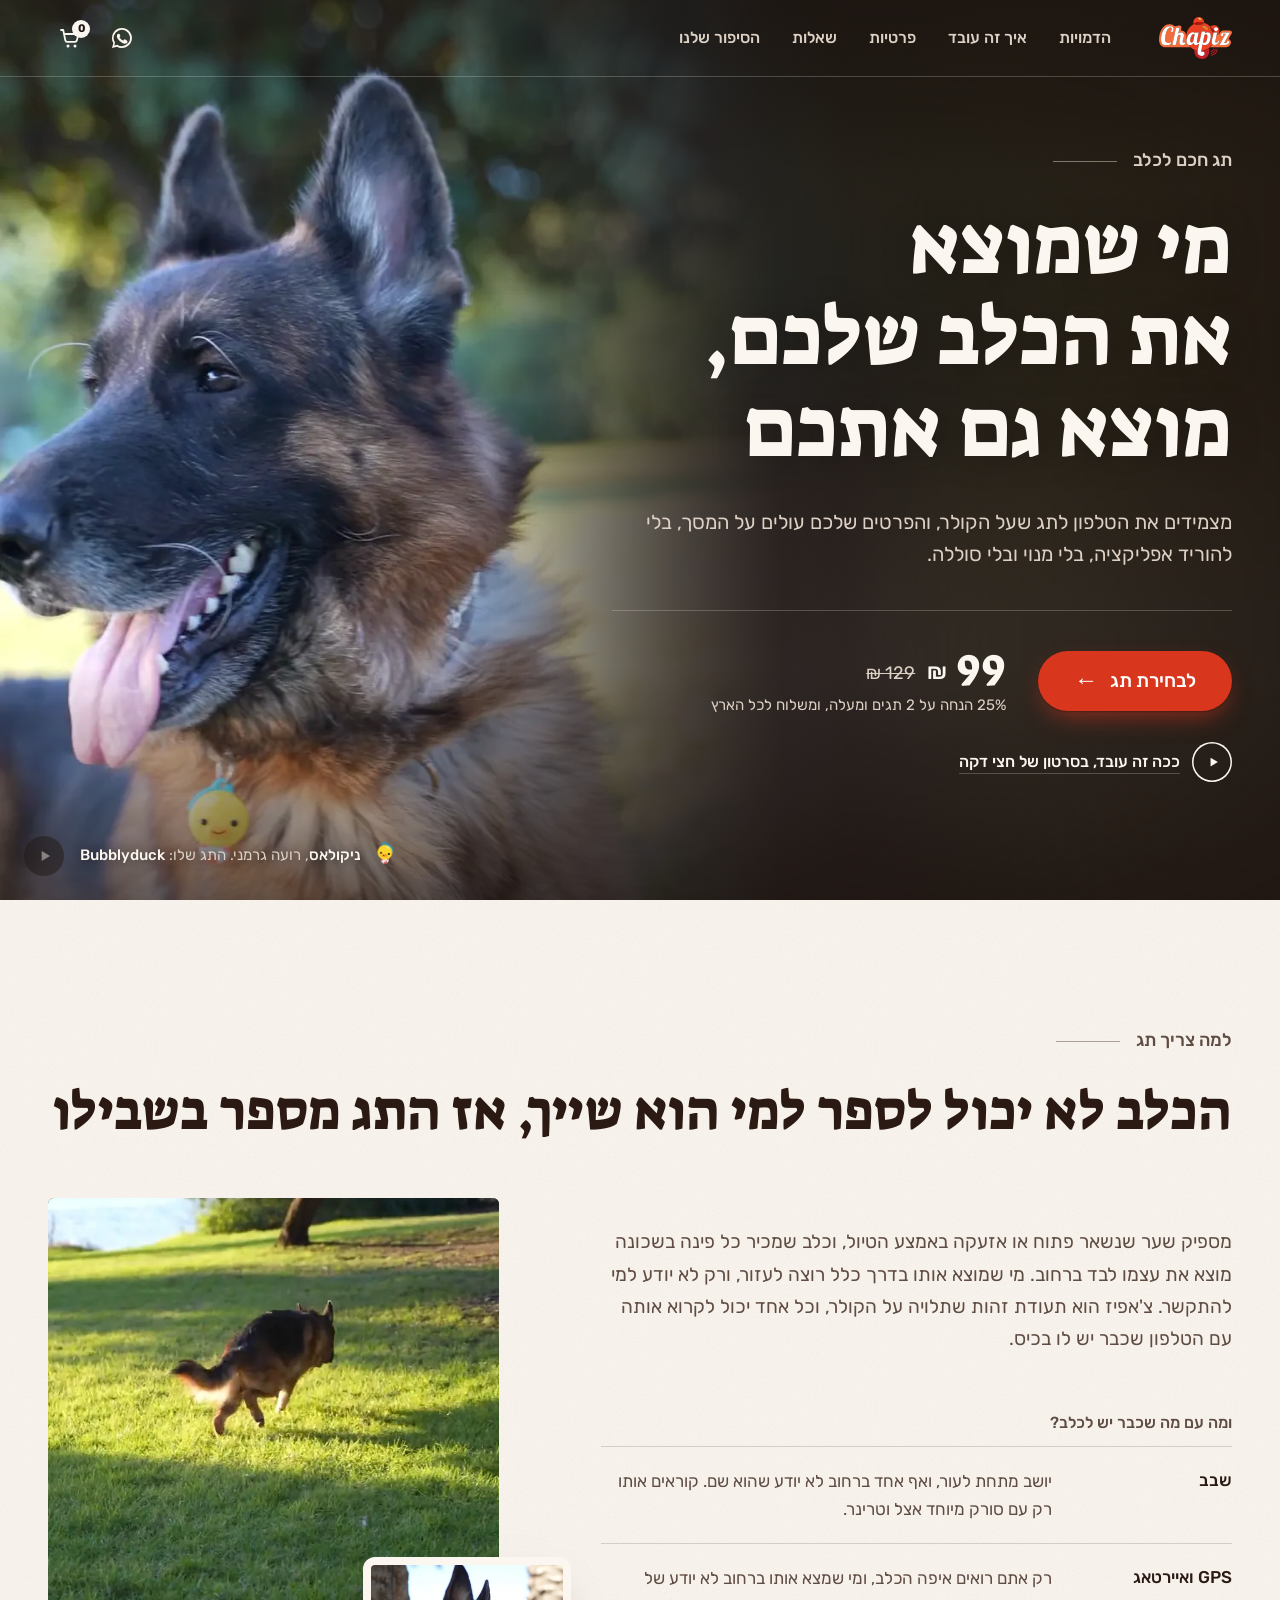
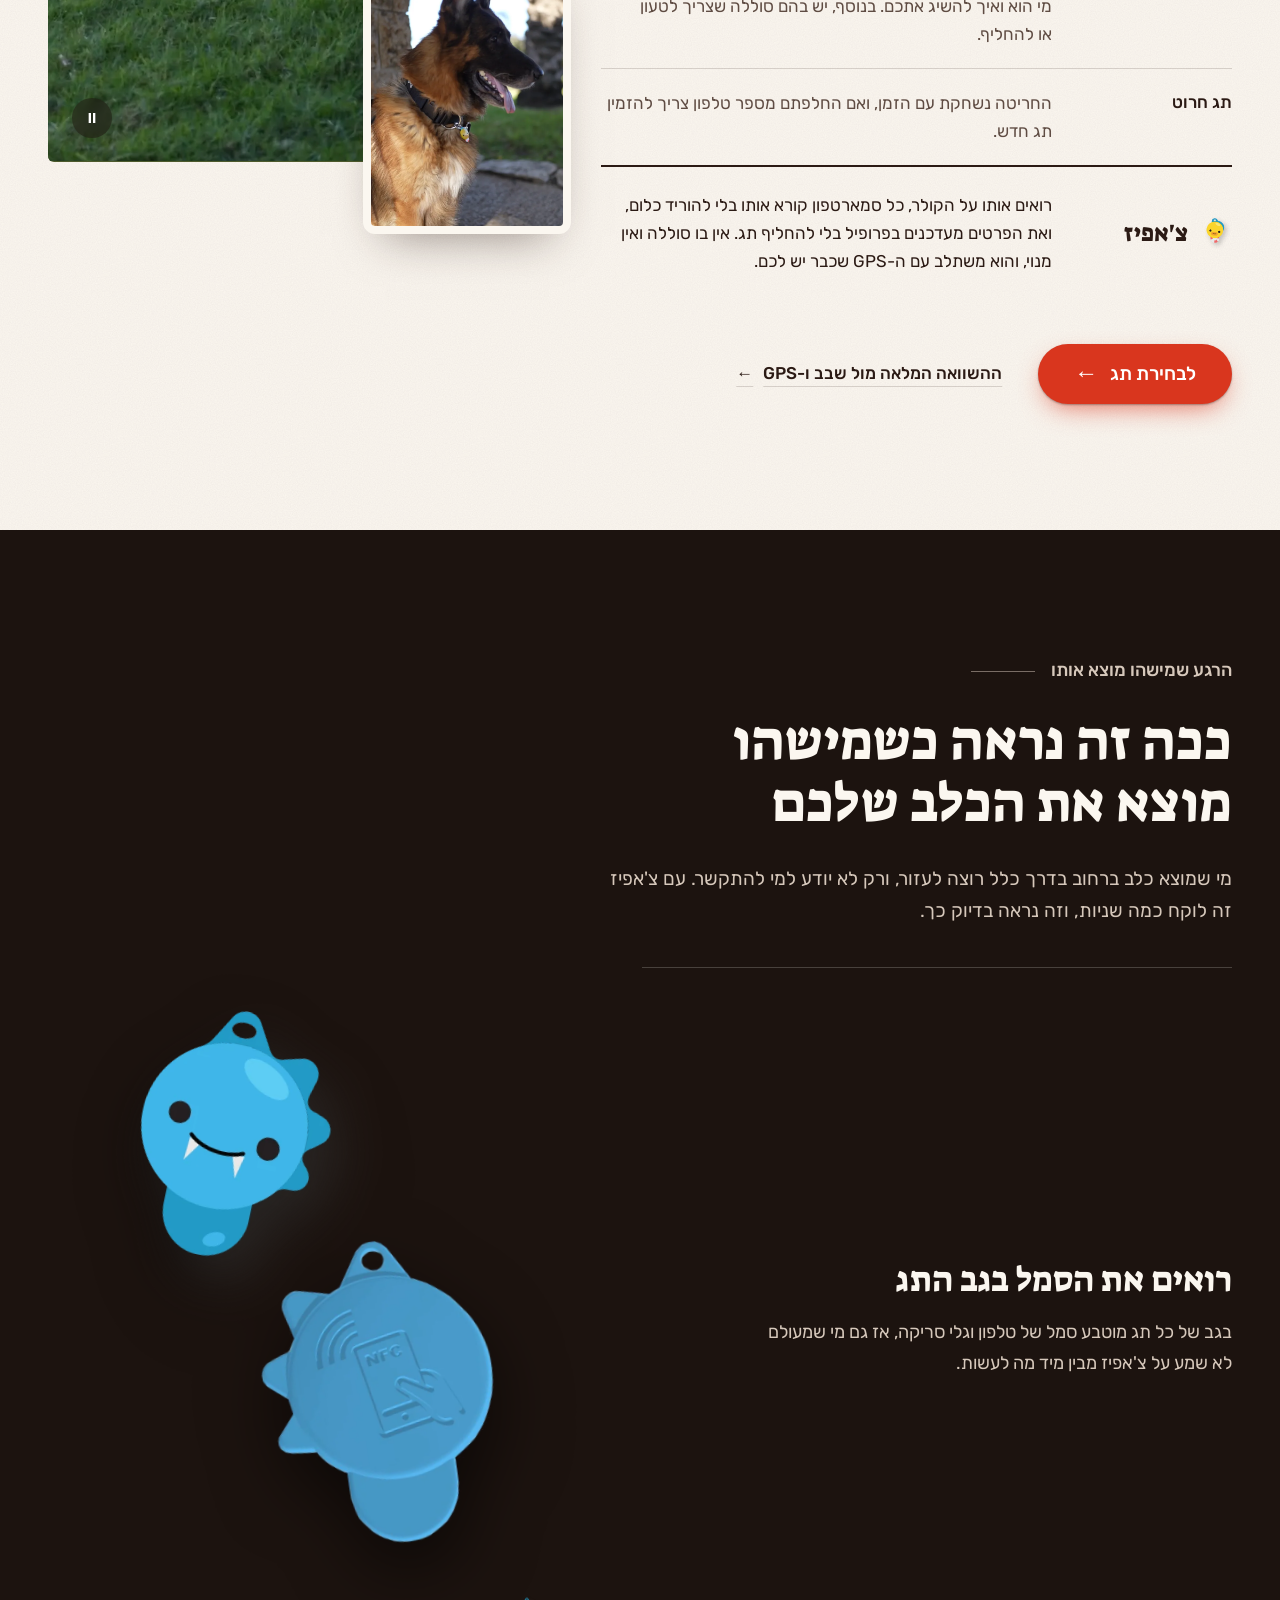
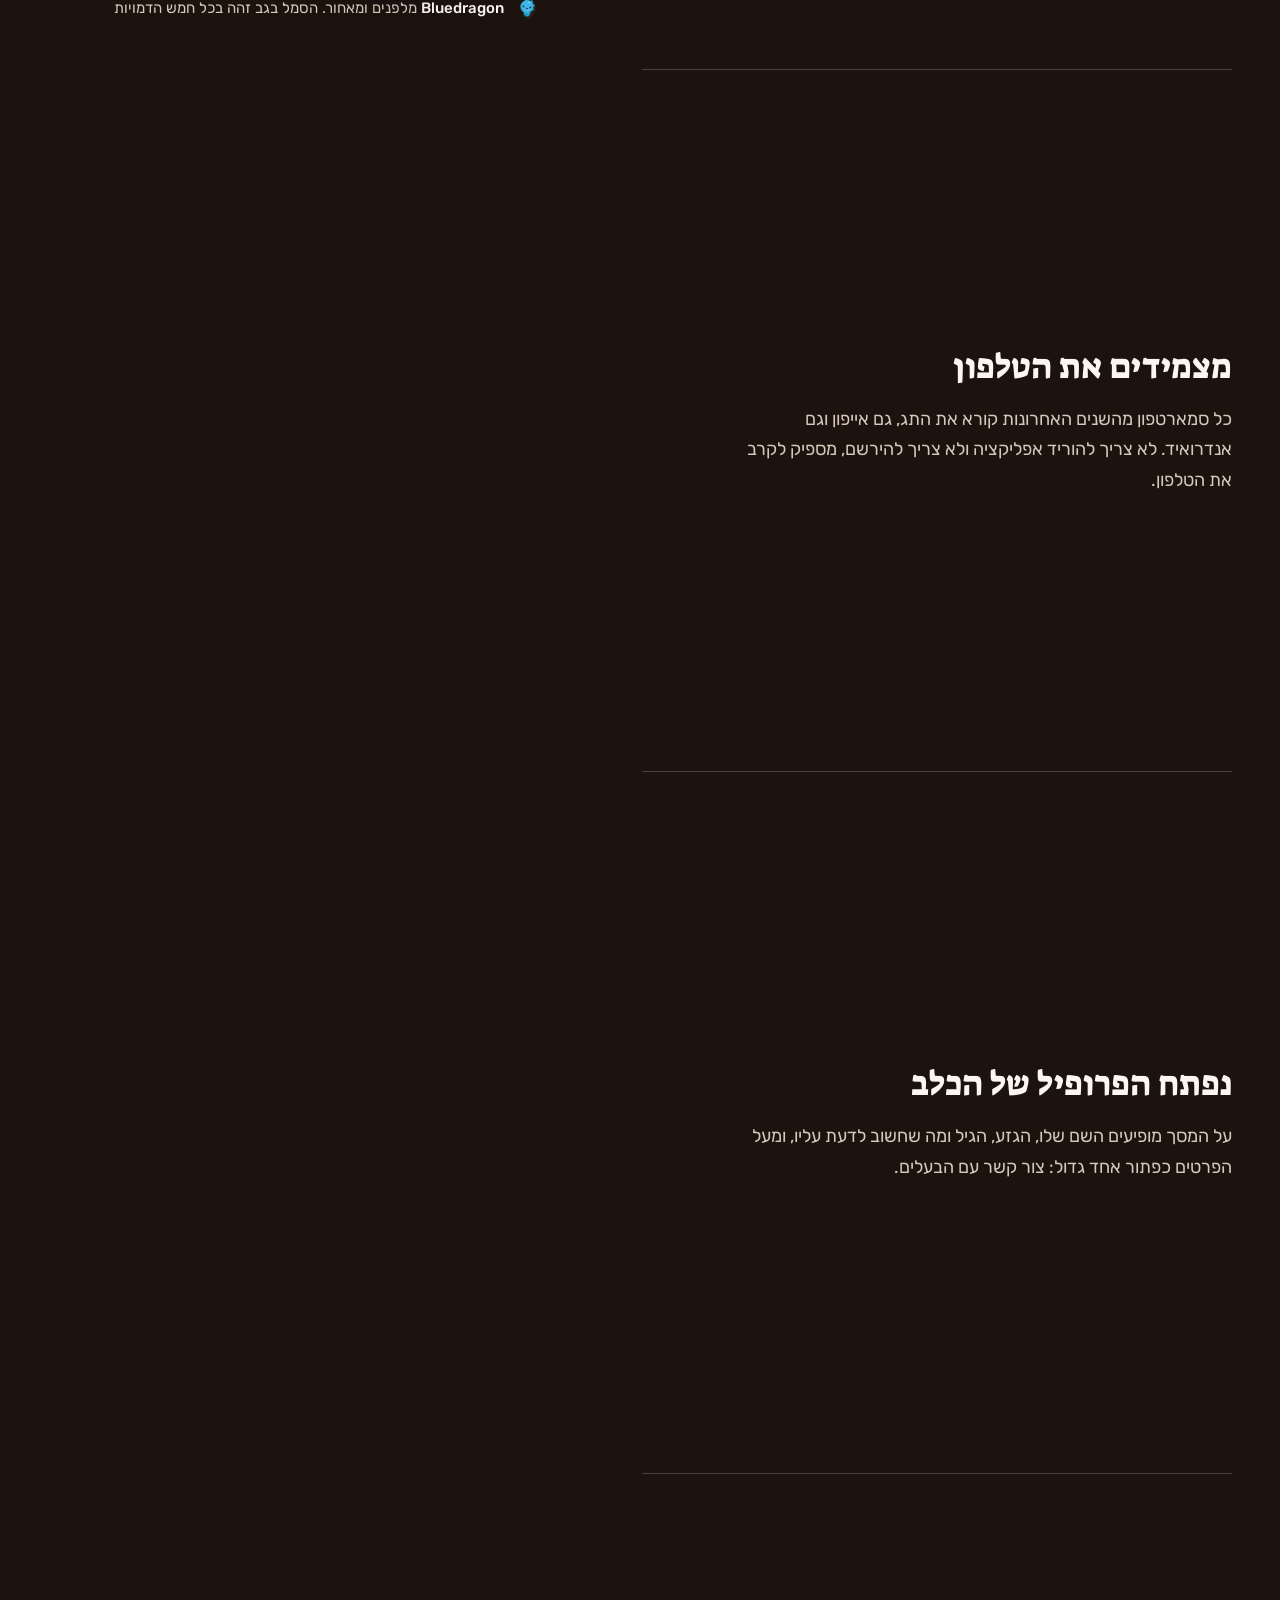
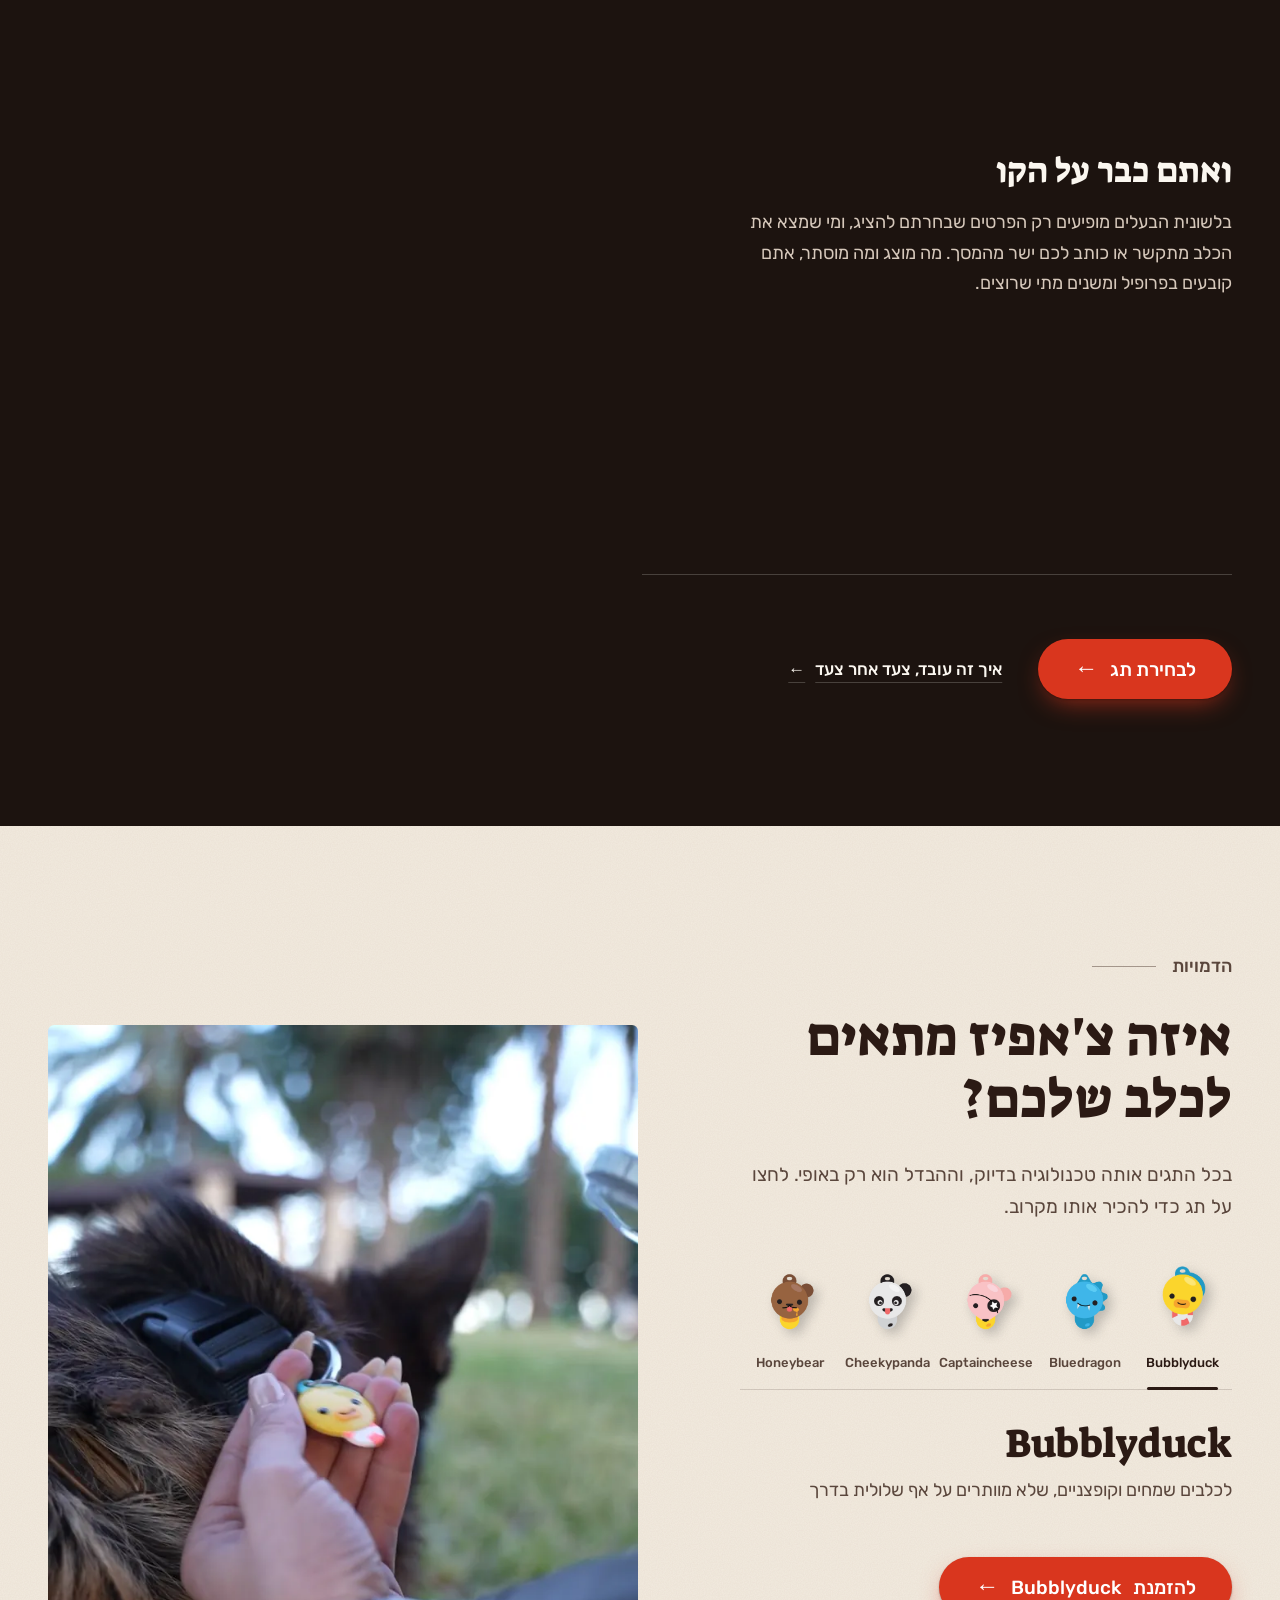
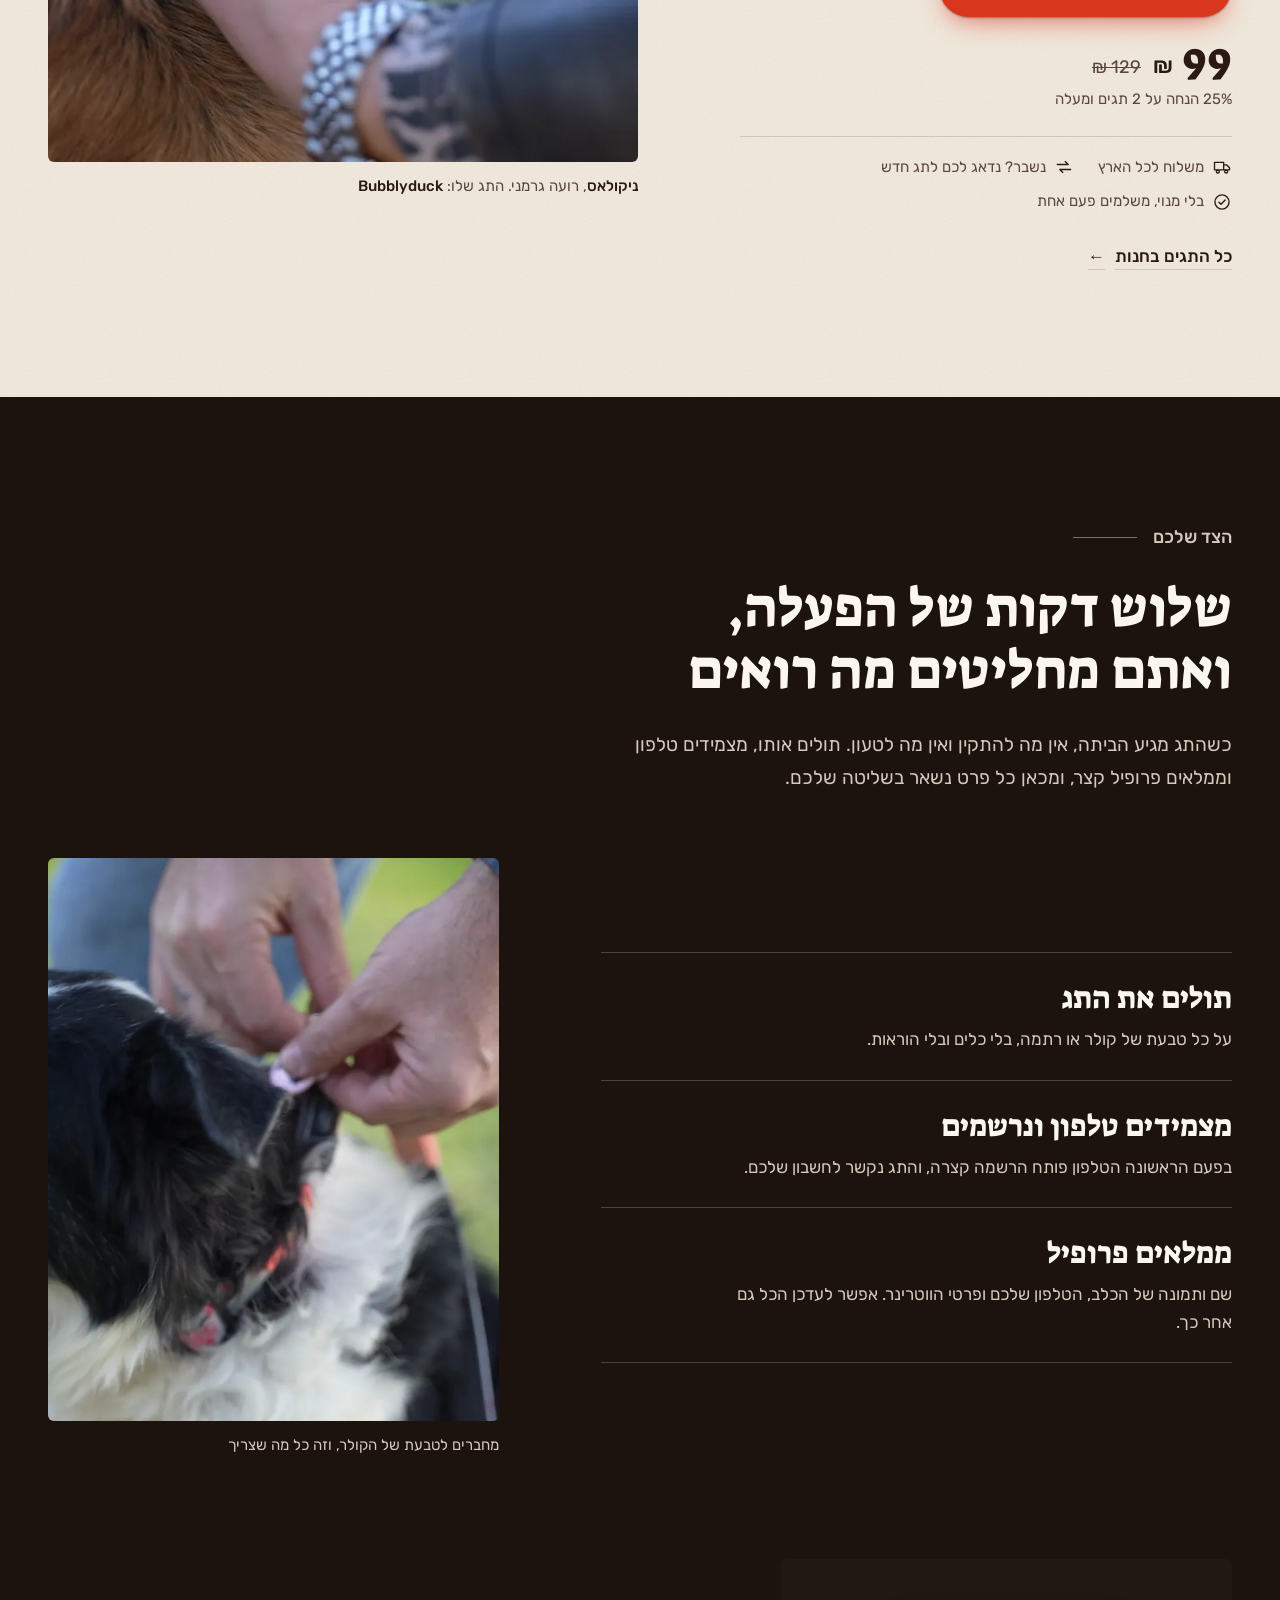
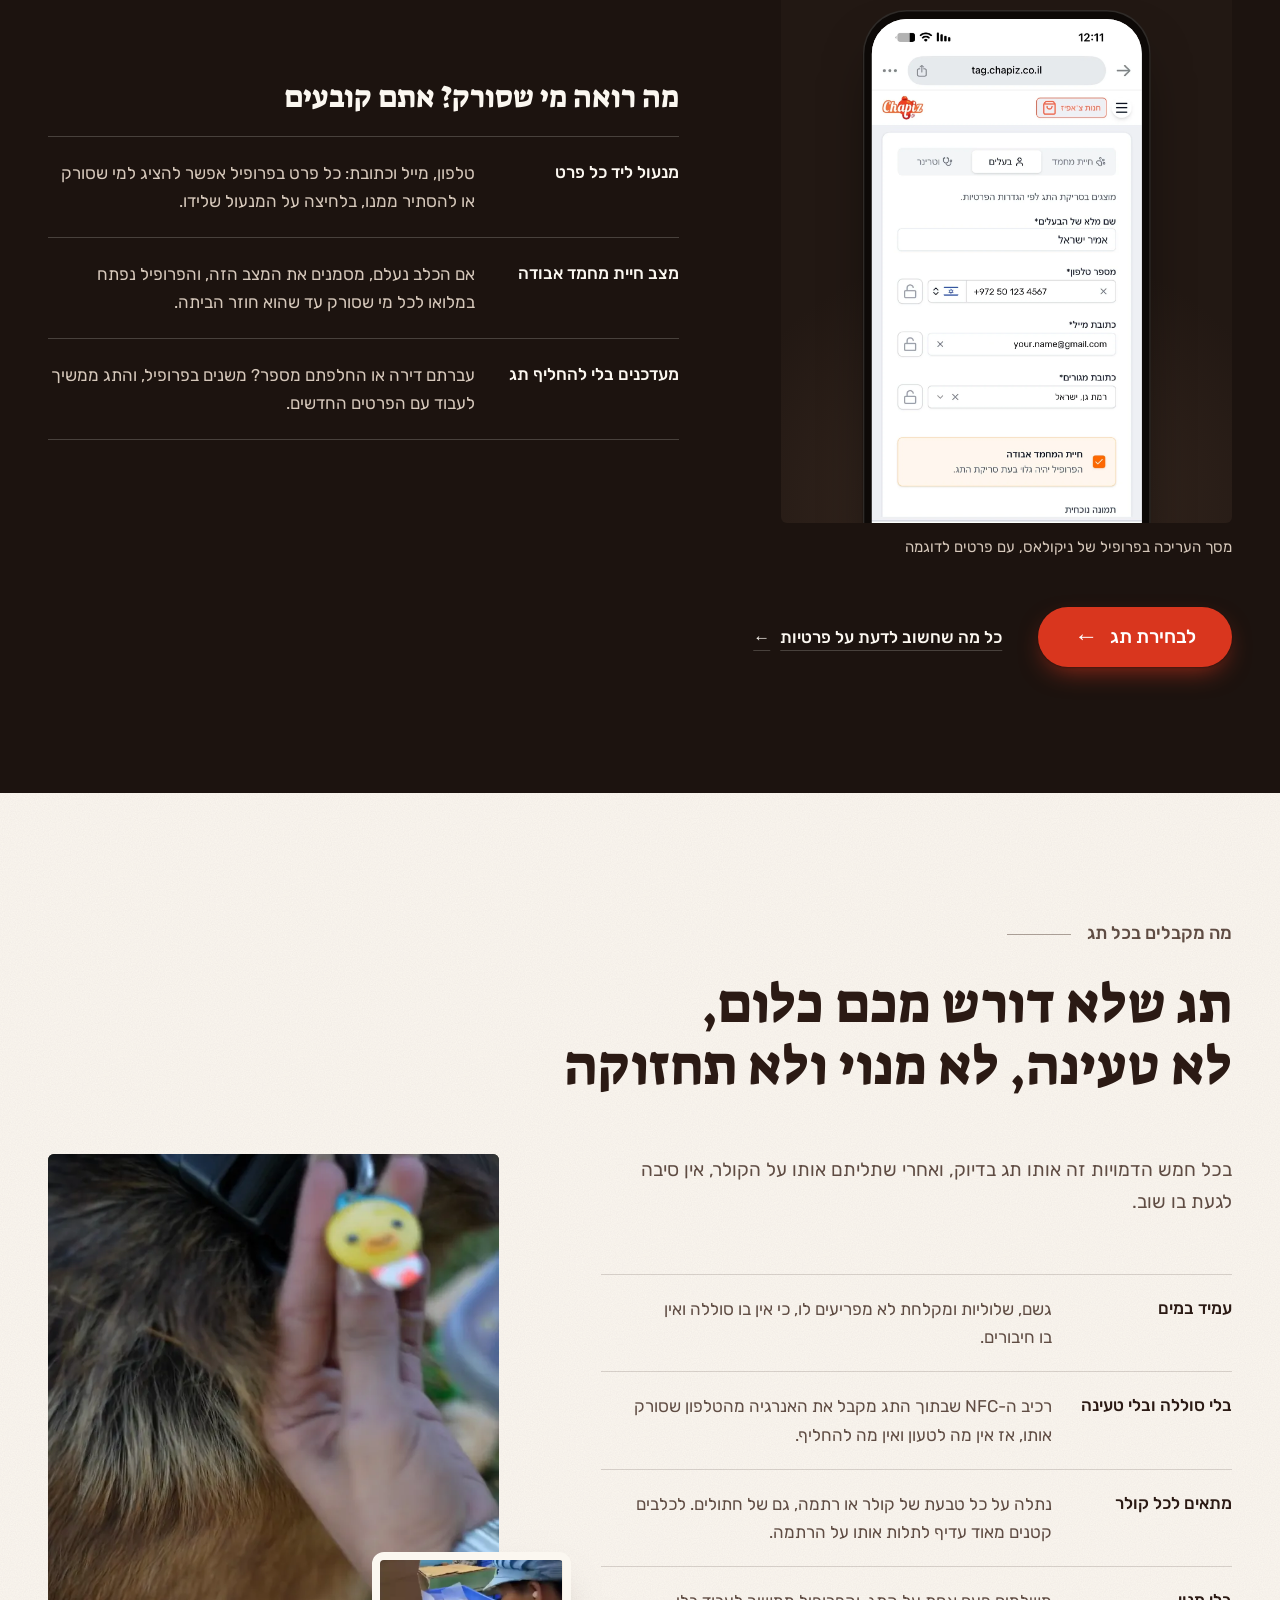
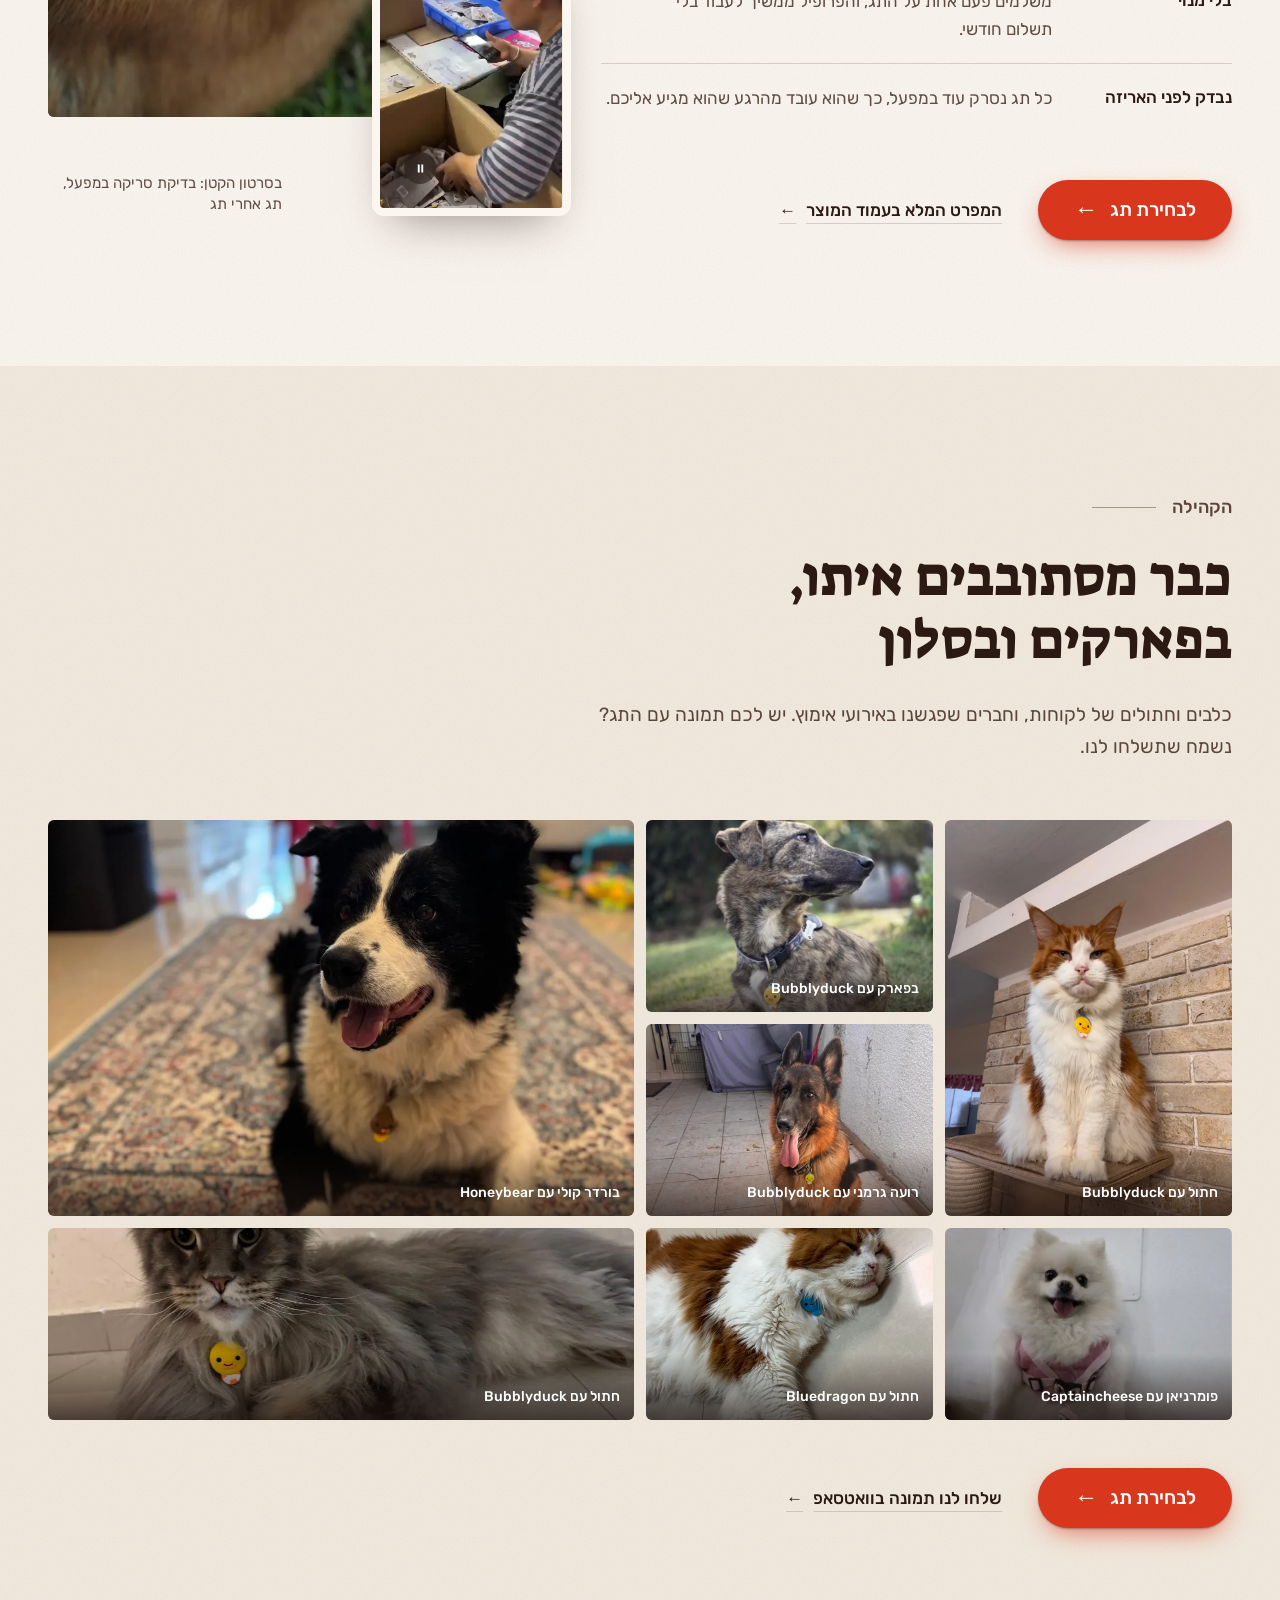
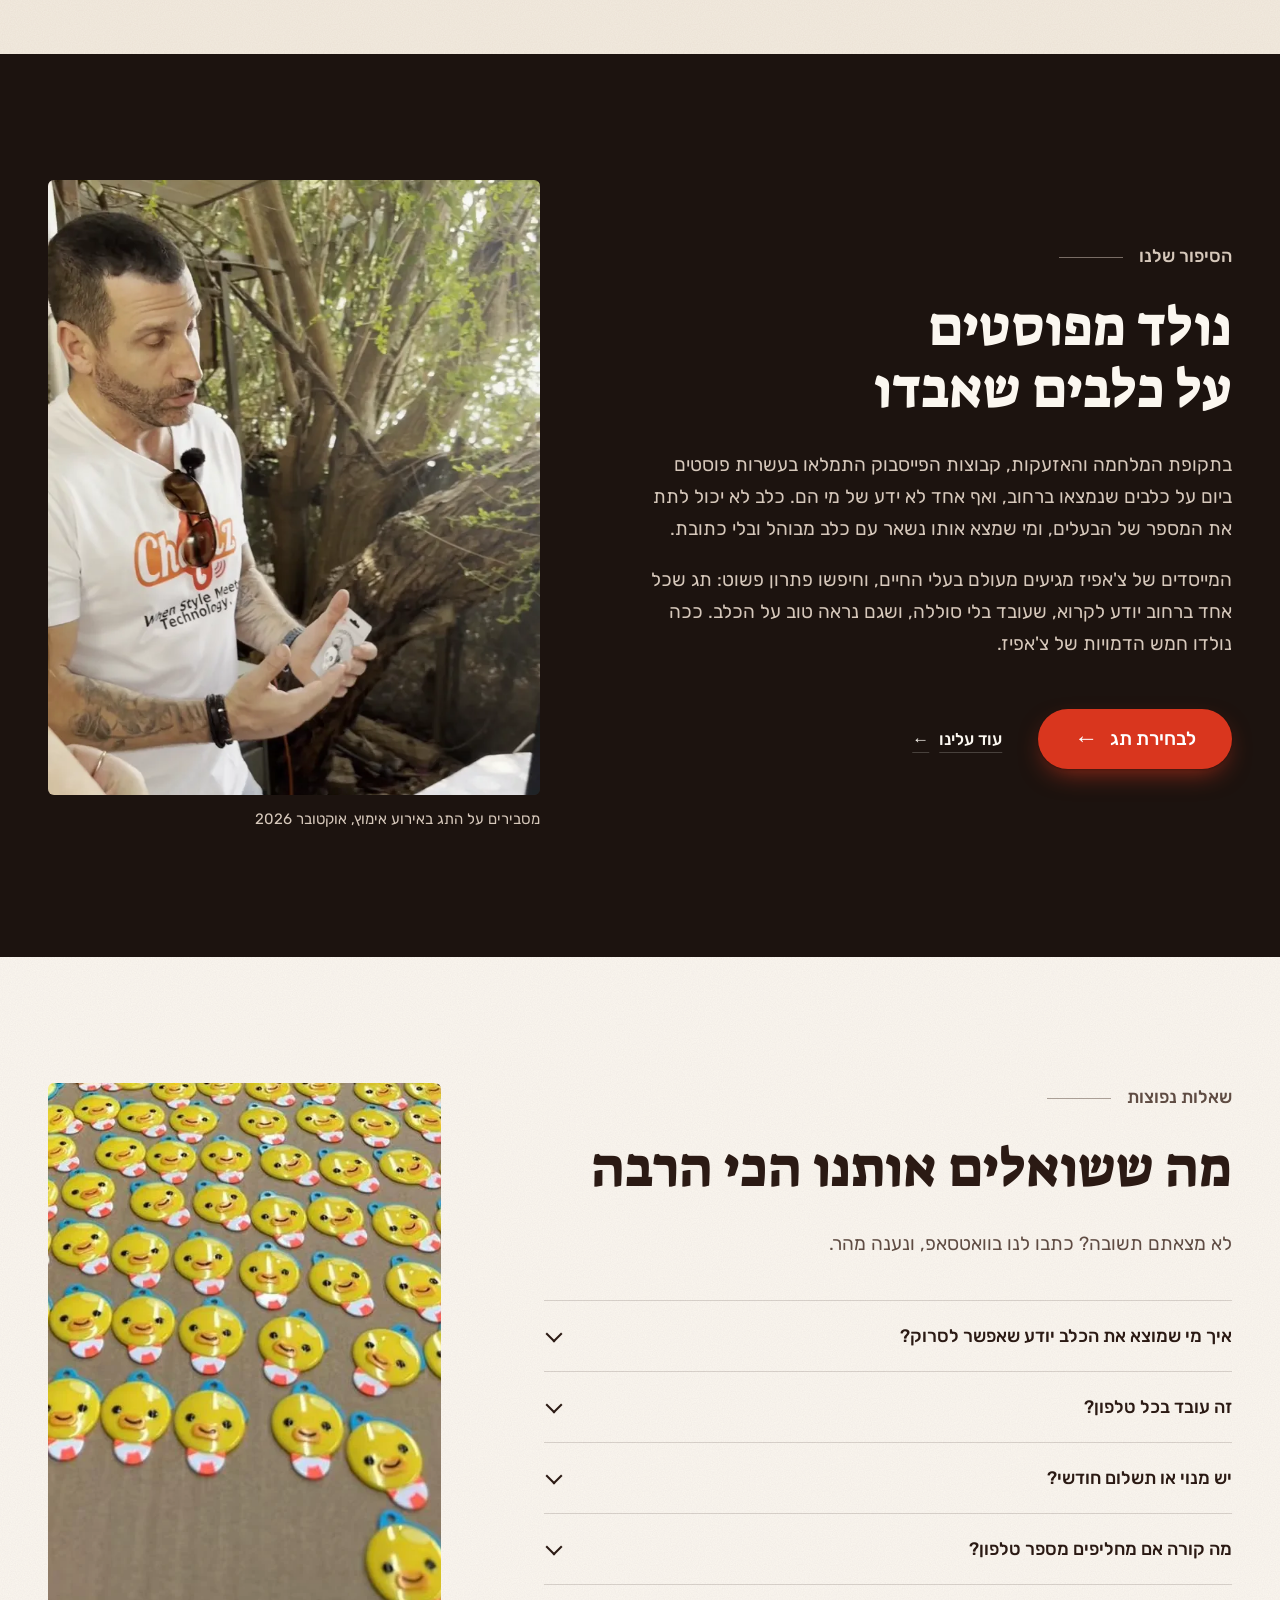
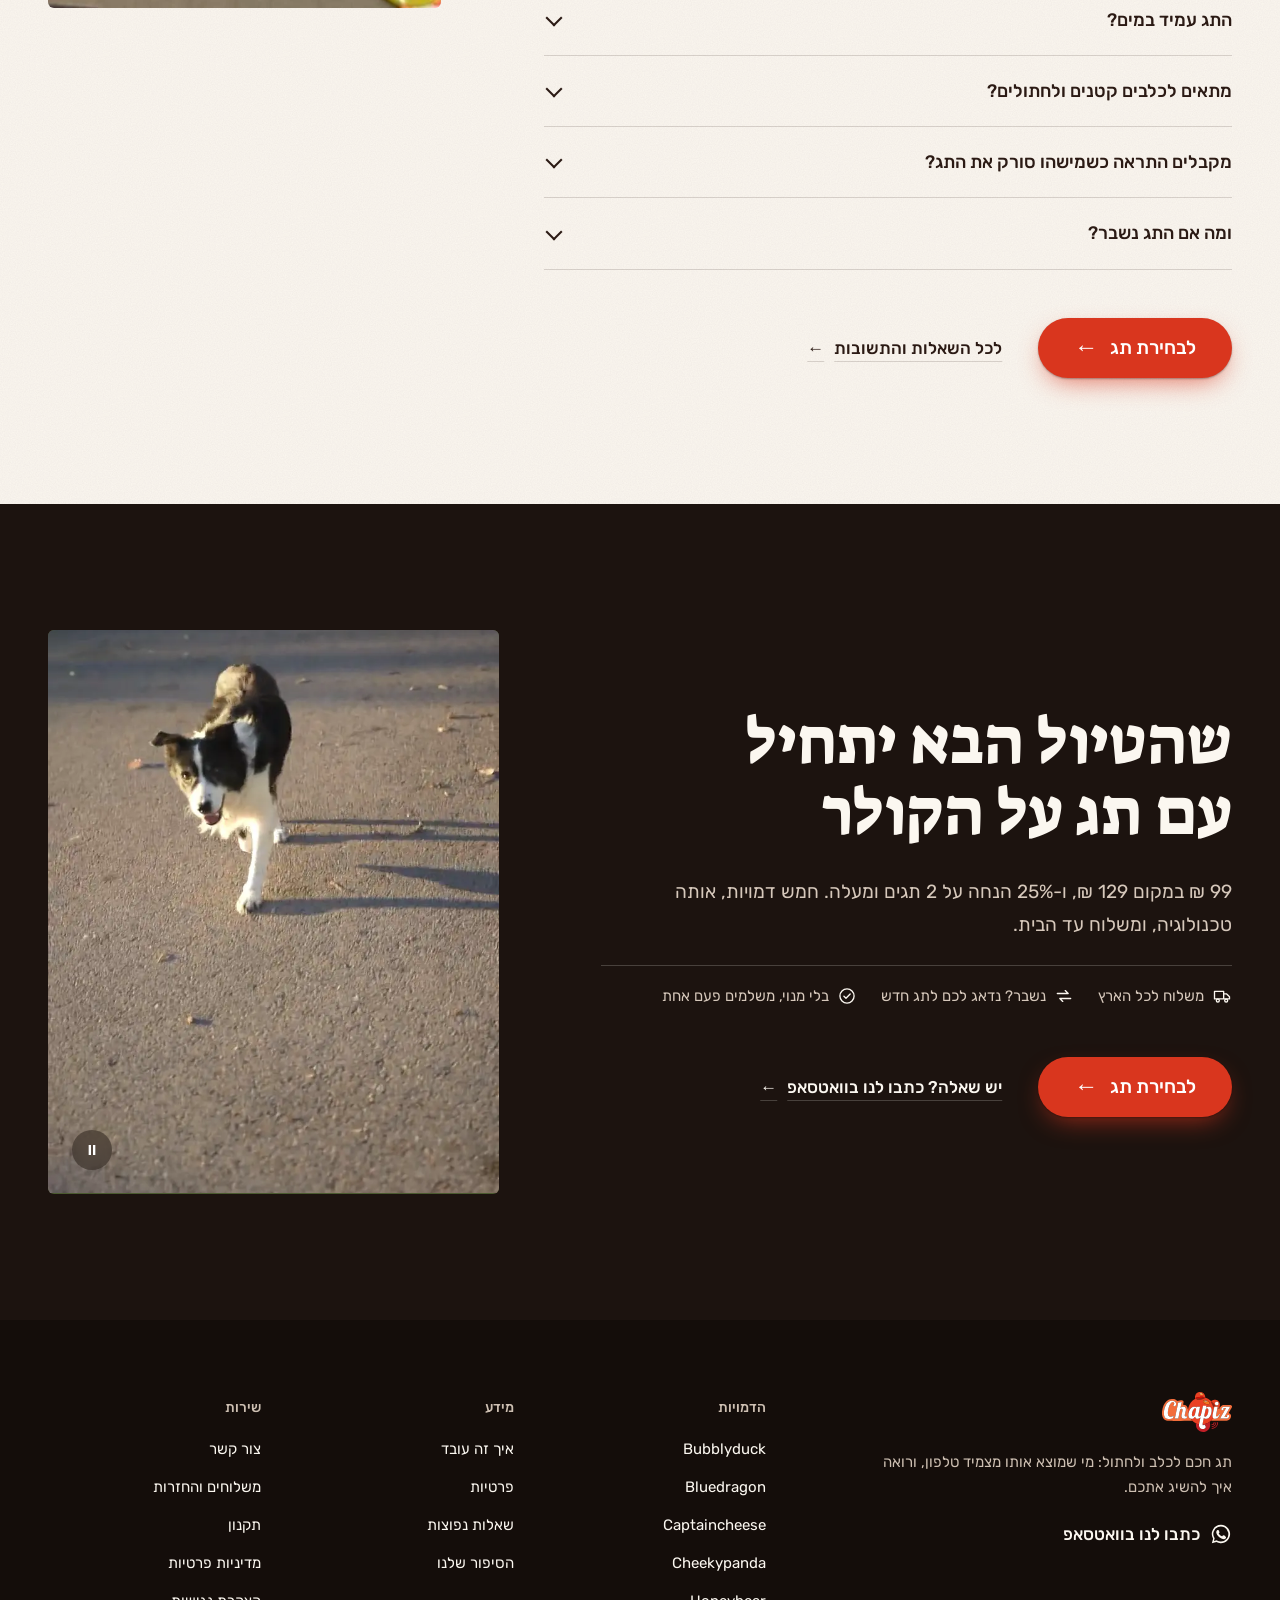
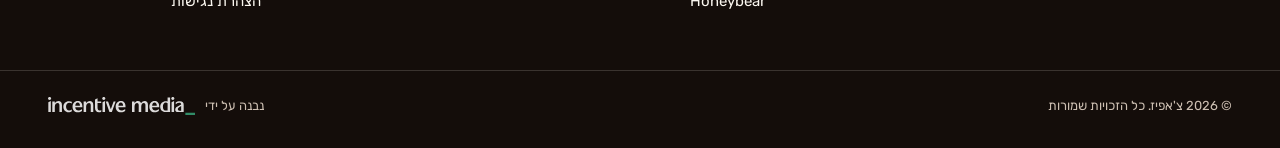
<file: index.html>
<!doctype html>
<html lang="he" dir="rtl" data-hero="cover">
<head>
<meta charset="utf-8">
<meta name="viewport" content="width=device-width, initial-scale=1">
<title>תג חכם לכלב | מי שמוצא את הכלב שלכם, מוצא גם אתכם | Chapiz</title>
<meta name="description" content="תג חכם לכלב: מי שמוצא את הכלב מצמיד טלפון לתג ורואה מיד איך להשיג אתכם, בלי אפליקציה, בלי מנוי ובלי סוללה.">
<meta name="robots" content="noindex, nofollow">
<link rel="icon" href="assets/img/favicon.ico" sizes="any">
<link rel="icon" href="assets/img/favicon-32.png" type="image/png" sizes="32x32">
<link rel="apple-touch-icon" href="assets/img/apple-touch-icon.png">
<meta name="theme-color" content="#FBF7F0">
<link rel="preload" as="image" href="assets/img/hero-nicolas-poster.webp" fetchpriority="high">
<link rel="preconnect" href="https://fonts.googleapis.com">
<link rel="preconnect" href="https://fonts.gstatic.com" crossorigin>
<link rel="stylesheet" href="https://fonts.googleapis.com/css2?family=Rubik:wght@400;500;700&family=Suez+One&display=swap">
<link rel="stylesheet" href="assets/css/v3.css">
<script>
  (function () {
    var q = new URLSearchParams(location.search), r = document.documentElement;
    if (q.has('shot')) r.classList.add('shot');
    if (matchMedia('(prefers-reduced-motion: reduce)').matches) r.classList.add('no-motion');
  })();
</script>
</head>
<body>

<svg width="0" height="0" style="position:absolute" aria-hidden="true">
  <symbol id="i-cart" viewBox="0 0 24 24"><path d="M3 4h2.2l2.1 10.2a2 2 0 0 0 2 1.6h7.6a2 2 0 0 0 2-1.5L20.5 8H6.3" fill="none" stroke="currentColor" stroke-width="1.8" stroke-linecap="round" stroke-linejoin="round"/><circle cx="10" cy="20" r="1.5" fill="currentColor"/><circle cx="17" cy="20" r="1.5" fill="currentColor"/></symbol>
  <symbol id="i-menu" viewBox="0 0 24 24"><path d="M4 7h16M4 12h16M4 17h16" fill="none" stroke="currentColor" stroke-width="2" stroke-linecap="round"/></symbol>
  <symbol id="i-wa" viewBox="0 0 24 24"><path fill="currentColor" d="M12 2a10 10 0 0 0-8.6 15.1L2 22l5-1.3A10 10 0 1 0 12 2zm0 18.2c-1.6 0-3.1-.4-4.4-1.2l-.3-.2-3 .8.8-2.9-.2-.3A8.2 8.2 0 1 1 12 20.2zm4.5-6.1c-.2-.1-1.5-.7-1.7-.8-.2-.1-.4-.1-.6.1l-.8 1c-.1.2-.3.2-.5.1a6.7 6.7 0 0 1-3.3-2.9c-.2-.4.2-.4.7-1.3.1-.2 0-.3 0-.4l-.8-1.8c-.2-.5-.4-.4-.6-.4h-.5a1 1 0 0 0-.7.3 3 3 0 0 0-.9 2.2 5.2 5.2 0 0 0 1.1 2.8 11.8 11.8 0 0 0 4.5 4c1.7.7 2.3.8 3.2.6.5-.1 1.5-.6 1.7-1.2.2-.6.2-1.1.2-1.2-.1-.1-.3-.2-.5-.3z"/></symbol>
  <symbol id="i-play" viewBox="0 0 24 24"><path d="M7 4.5v15L19.5 12z" fill="currentColor"/></symbol>
  <symbol id="i-truck" viewBox="0 0 24 24"><path d="M3 6.5h11v9H3zM14 9.5h3.6l3.4 3.4v2.6h-7" fill="none" stroke="currentColor" stroke-width="1.6" stroke-linejoin="round"/><circle cx="7" cy="17.5" r="1.8" fill="none" stroke="currentColor" stroke-width="1.6"/><circle cx="17" cy="17.5" r="1.8" fill="none" stroke="currentColor" stroke-width="1.6"/></symbol>
  <symbol id="i-swap" viewBox="0 0 24 24"><path d="M4 9h13l-3.5-3.5M20 15H7l3.5 3.5" fill="none" stroke="currentColor" stroke-width="1.6" stroke-linecap="round" stroke-linejoin="round"/></symbol>
  <symbol id="i-once" viewBox="0 0 24 24"><circle cx="12" cy="12" r="8.5" fill="none" stroke="currentColor" stroke-width="1.6"/><path d="M8.3 12.2l2.5 2.5 5-5.2" fill="none" stroke="currentColor" stroke-width="1.6" stroke-linecap="round" stroke-linejoin="round"/></symbol>
  <symbol id="i-close" viewBox="0 0 24 24"><path d="M6 6l12 12M18 6L6 18" fill="none" stroke="currentColor" stroke-width="2" stroke-linecap="round"/></symbol>
  <symbol id="i-pause" viewBox="0 0 24 24"><path d="M7 4.5h3.5v15H7zM13.5 4.5H17v15h-3.5z" fill="currentColor"/></symbol>
</svg>

<header class="site-head">
  <div class="wrap head-row">
    <button class="icon-btn burger" type="button" aria-label="פתיחת תפריט" title="תפריט"><svg class="icon"><use href="#i-menu"/></svg></button>
    <a class="logo" href="./" aria-label="Chapiz, לעמוד הבית" title="Chapiz, לעמוד הבית"><img src="assets/img/chapiz-logo.svg" alt="Chapiz" title="Chapiz" width="77" height="44"></a>
    <nav class="nav" aria-label="ניווט ראשי">
      <a href="#models" title="הדמויות">הדמויות</a>
      <a href="#how" title="איך זה עובד">איך זה עובד</a>
      <a href="#privacy" title="פרטיות">פרטיות</a>
      <a href="#faq" title="שאלות נפוצות">שאלות</a>
      <a href="#story" title="הסיפור שלנו">הסיפור שלנו</a>
    </nav>
    <div class="head-actions">
      <a class="icon-btn wa" href="#" aria-label="כתבו לנו בוואטסאפ" title="כתבו לנו בוואטסאפ"><svg class="icon"><use href="#i-wa"/></svg></a>
      <a class="icon-btn" href="#" aria-label="עגלת קניות, 0 פריטים" title="עגלת קניות"><svg class="icon"><use href="#i-cart"/></svg><span class="count">0</span></a>
    </div>
  </div>
</header>

<main>
<section class="hero" id="hero" aria-labelledby="hero-title">
<div class="hero-in wrap">

  <div class="hero-copy">
    <div class="hero-top">
      <p class="kicker">תג חכם לכלב</p>
      <h1 class="hero-title" id="hero-title"><span>מי שמוצא</span> <span>את הכלב שלכם,</span> <span>מוצא גם אתכם</span></h1>
      <p class="hero-sub">מצמידים את הטלפון לתג שעל הקולר, והפרטים שלכם עולים על המסך, בלי להוריד אפליקציה, בלי מנוי ובלי סוללה.</p>
    </div>

    <div class="hero-buy">
      <a class="btn" href="#models" title="לבחירת תג">לבחירת תג <span class="arr" aria-hidden="true">←</span></a>
      <p class="price">
        <span class="price-row">
          <span class="now">99 <span class="cur">₪</span></span>
          <s><span class="sr-only">במקום </span>129 ₪</s>
        </span>
        <span class="deal">25% הנחה על 2 תגים ומעלה, ומשלוח לכל הארץ</span>
      </p>
      <a class="how" href="#how" title="ככה זה עובד, בסרטון של חצי דקה">
        <span class="disc" aria-hidden="true"><svg><use href="#i-play"/></svg></span>
        <span class="t">ככה זה עובד, בסרטון של חצי דקה</span>
      </a>
    </div>
  </div>

  <figure class="hero-film">
    <div class="film">
      <video id="film" muted loop playsinline preload="none" width="720" height="1280"
        poster="assets/img/hero-nicolas-poster.webp"
        data-src="assets/video/hero-nicolas.mp4"
        data-src-wide="assets/video/hero-nicolas-wide.mp4" data-poster-wide="assets/img/hero-nicolas-wide-poster.webp"
        aria-label="ניקולאס, רועה גרמני, שוכב על הדשא בפארק ומתנשף, ועל הקולר שלו תג צ'אפיז צהוב"></video>
      <button class="film-toggle" id="film-toggle" type="button" aria-pressed="false" aria-label="עצירת הסרטון" title="עצירת הסרטון">
        <svg class="i-pause" aria-hidden="true"><use href="#i-pause"/></svg>
        <svg class="i-play" aria-hidden="true"><use href="#i-play"/></svg>
      </button>
    </div>
    <figcaption>
      <img src="assets/img/char-bubblyduck.webp" alt="תג Bubblyduck" title="Bubblyduck" width="505" height="505" loading="lazy">
      <span><b>ניקולאס</b>, רועה גרמני. התג שלו: <bdi>Bubblyduck</bdi></span>
    </figcaption>
  </figure>

</div>
</section>

<!-- ============ 2. Why a tag (paper) ============
     ACF (home > why): kicker · title · lede · run_mp4, run_poster · still_image
     caption: dog_name, dog_desc, tag (product) · compare_title
     compare_rows (repeater: label, text, is_us) · cta (link) · more_link (page) -->
<section class="blk why" id="why" aria-labelledby="why-title">
<div class="wrap why-grid">

  <header class="why-head">
    <p class="kicker">למה צריך תג</p>
    <h2 class="h2" id="why-title"><span class="nw">הכלב לא יכול לספר</span> <span class="nw">למי הוא שייך,</span> <span class="nw">אז התג מספר בשבילו</span></h2>
  </header>

  <figure class="why-media">
    <div class="ph why-run">
      <video class="lazy-film" muted loop playsinline preload="none" width="720" height="1280"
        poster="assets/img/why-run-poster.webp" data-src="assets/video/why-run.mp4"
        aria-label="ניקולאס רץ על הדשא בפארק באור שקיעה"></video>
      <button class="film-toggle" type="button" aria-pressed="false" aria-label="עצירת הסרטון" title="עצירת הסרטון">
        <svg class="i-pause" aria-hidden="true"><use href="#i-pause"/></svg>
        <svg class="i-play" aria-hidden="true"><use href="#i-play"/></svg>
      </button>
    </div>
    <div class="ph why-still">
      <img src="assets/img/why-nicolas-profile.webp" alt="ניקולאס, רועה גרמני, יושב בפארק בפרופיל, ותג צ'אפיז צהוב תלוי על הקולר שלו" title="ניקולאס בפארק" width="720" height="1280" loading="lazy">
    </div>
  </figure>

  <div class="why-body">
    <p class="lede">מספיק שער שנשאר פתוח או אזעקה באמצע הטיול, וכלב שמכיר כל פינה בשכונה מוצא את עצמו לבד ברחוב. מי שמוצא אותו בדרך כלל רוצה לעזור, ורק לא יודע למי להתקשר. צ'אפיז הוא תעודת זהות שתלויה על הקולר, וכל אחד יכול לקרוא אותה עם הטלפון שכבר יש לו בכיס.</p>

    <div class="compare">
      <h3 class="compare-t">ומה עם מה שכבר יש לכלב?</h3>
      <dl>
        <div class="row">
          <dt>שבב</dt>
          <dd>יושב מתחת לעור, ואף אחד ברחוב לא יודע שהוא שם. קוראים אותו רק עם סורק מיוחד אצל וטרינר.</dd>
        </div>
        <div class="row">
          <dt>GPS ואיירטאג</dt>
          <dd>רק אתם רואים איפה הכלב, ומי שמצא אותו ברחוב לא יודע של מי הוא ואיך להשיג אתכם. בנוסף, יש בהם סוללה שצריך לטעון או להחליף.</dd>
        </div>
        <div class="row">
          <dt>תג חרוט</dt>
          <dd>החריטה נשחקת עם הזמן, ואם החלפתם מספר טלפון צריך להזמין תג חדש.</dd>
        </div>
        <div class="row is-us">
          <dt><img src="assets/img/char-bubblyduck.webp" alt="" width="505" height="505" loading="lazy">צ'אפיז</dt>
          <dd>רואים אותו על הקולר, כל סמארטפון קורא אותו בלי להוריד כלום, ואת הפרטים מעדכנים בפרופיל בלי להחליף תג. אין בו סוללה ואין מנוי, והוא משתלב עם ה-GPS שכבר יש לכם.</dd>
        </div>
      </dl>
    </div>

    <div class="blk-cta">
      <a class="btn" href="#models" title="לבחירת תג">לבחירת תג <span class="arr" aria-hidden="true">←</span></a>
      <a class="more" href="#" data-page="/למה-צאפיז/" title="ההשוואה המלאה: צ'אפיז מול שבב, תג חרוט ו-GPS">ההשוואה המלאה מול שבב ו-GPS <span class="arr" aria-hidden="true">←</span></a>
    </div>
  </div>

</div>
</section>

<!-- ============ 3. The moment (night) ============
     ACF (home > moment): kicker · title · lede
     steps (repeater, 4): title · text · media_type (video|image|screen)
     media_mp4, media_poster, media_image · caption -->
<section class="blk blk--night moment" id="how" aria-labelledby="moment-title">
<div class="wrap">

  <header class="moment-head">
    <p class="kicker">הרגע שמישהו מוצא אותו</p>
    <h2 class="h2" id="moment-title">ככה זה נראה כשמישהו מוצא את הכלב שלכם</h2>
    <p class="lede">מי שמוצא כלב ברחוב בדרך כלל רוצה לעזור, ורק לא יודע למי להתקשר. עם צ'אפיז זה לוקח כמה שניות, וזה נראה בדיוק כך.</p>
  </header>

  <div class="steps" id="steps">

    <div class="step" data-step="0">
      <figure class="step-media is-on">
        <div class="frame frame--screen frame--tag">
          <img class="tag-front" src="assets/img/char-bluedragon.webp" alt="תג Bluedragon מלפנים" title="Bluedragon מלפנים" width="505" height="505" loading="lazy" draggable="false">
          <img class="tag-back" src="assets/img/tag-back-cut.webp" alt="הגב של אותו תג: סמל של יד מחזיקה טלפון, גלי סריקה והכיתוב NFC" title="גב התג" width="544" height="715" loading="lazy" draggable="false">
        </div>
        <figcaption class="cap"><img src="assets/img/char-bluedragon.webp" alt="" width="505" height="505" loading="lazy"><span><bdi>Bluedragon</bdi> מלפנים ומאחור. הסמל בגב זהה בכל חמש הדמויות</span></figcaption>
      </figure>
      <div class="step-text">
        <h3>רואים את הסמל בגב התג</h3>
        <p>בגב של כל תג מוטבע סמל של טלפון וגלי סריקה, אז גם מי שמעולם לא שמע על צ'אפיז מבין מיד מה לעשות.</p>
      </div>
    </div>

    <div class="step" data-step="1">
      <figure class="step-media">
        <div class="frame">
          <video class="lazy-film" muted loop playsinline preload="none" width="720" height="1280"
            poster="assets/img/moment-scan-poster.webp" data-src="assets/video/moment-scan.mp4"
            aria-label="יד מחזיקה את התג שעל הקולר של בורדר קולי, יד שנייה מצמידה אליו טלפון, והפרופיל נפתח על המסך"></video>
          <button class="film-toggle" type="button" aria-pressed="false" aria-label="עצירת הסרטון" title="עצירת הסרטון">
            <svg class="i-pause" aria-hidden="true"><use href="#i-pause"/></svg>
            <svg class="i-play" aria-hidden="true"><use href="#i-play"/></svg>
          </button>
        </div>
        <figcaption class="cap"><span><b>סריקה אמיתית, במהירות רגילה.</b> הטלפון נוגע בתג שעל הקולר, והפרופיל נפתח על המסך</span></figcaption>
      </figure>
      <div class="step-text">
        <h3>מצמידים את הטלפון</h3>
        <p>כל סמארטפון מהשנים האחרונות קורא את התג, גם אייפון וגם אנדרואיד. לא צריך להוריד אפליקציה ולא צריך להירשם, מספיק לקרב את הטלפון.</p>
      </div>
    </div>

    <div class="step" data-step="2">
      <figure class="step-media">
        <div class="frame">
          <img src="assets/img/moment-found.webp" alt="טלפון ביד, ועל המסך הפרופיל של ניקולאס עם הכפתור הירוק 'צור קשר עם הבעלים'" title="הפרופיל של ניקולאס" width="720" height="1280" loading="lazy" draggable="false">
        </div>
        <figcaption class="cap"><img src="assets/img/char-bubblyduck.webp" alt="" width="505" height="505" loading="lazy"><span>מה שרואה מי שמצא את <b>ניקולאס</b>, שנייה אחרי שהצמיד טלפון</span></figcaption>
      </figure>
      <div class="step-text">
        <h3>נפתח הפרופיל של הכלב</h3>
        <p>על המסך מופיעים השם שלו, הגזע, הגיל ומה שחשוב לדעת עליו, ומעל הפרטים כפתור אחד גדול: צור קשר עם הבעלים.</p>
      </div>
    </div>

    <div class="step" data-step="3">
      <figure class="step-media">
        <div class="frame frame--screen">
          <div class="phone"><div class="screen">
            <img src="assets/img/screen-owner.webp" alt="מסך הבעלים בפרופיל של ניקולאס: שם, טלפון, אימייל ועיר, עם פרטים לדוגמה" title="לשונית הבעלים" width="945" height="1560" loading="lazy" draggable="false">
          </div></div>
        </div>
        <figcaption class="cap"><span>מסך אמיתי מהפרופיל של ניקולאס. את פרטי הקשר החלפנו בפרטים לדוגמה</span></figcaption>
      </figure>
      <div class="step-text">
        <h3>ואתם כבר על הקו</h3>
        <p>בלשונית הבעלים מופיעים רק הפרטים שבחרתם להציג, ומי שמצא את הכלב מתקשר או כותב לכם ישר מהמסך. מה מוצג ומה מוסתר, אתם קובעים בפרופיל ומשנים מתי שרוצים.</p>
      </div>
    </div>

  </div>
  <div class="steps-nav" id="steps-nav">
    <button class="nav-btn" type="button" data-dir="-1" aria-label="לשלב הקודם" title="לשלב הקודם" disabled><span aria-hidden="true">→</span></button>
    <div class="steps-dots">
      <button type="button" aria-label="שלב 1 מתוך 4" aria-current="step"></button>
      <button type="button" aria-label="שלב 2 מתוך 4"></button>
      <button type="button" aria-label="שלב 3 מתוך 4"></button>
      <button type="button" aria-label="שלב 4 מתוך 4"></button>
    </div>
    <button class="nav-btn" type="button" data-dir="1" aria-label="לשלב הבא" title="לשלב הבא"><span aria-hidden="true">←</span></button>
  </div>

  <div class="blk-cta">
    <a class="btn" href="#models" title="לבחירת תג">לבחירת תג <span class="arr" aria-hidden="true">←</span></a>
    <a class="more" href="#" data-page="/איך-זה-עובד/" title="איך זה עובד, צעד אחר צעד">איך זה עובד, צעד אחר צעד <span class="arr" aria-hidden="true">←</span></a>
  </div>

</div>
</section>

<!-- ============ 4. The characters (cream) ============
     ACF (home > models): kicker · title · lede · cta_prefix
     models = WooCommerce products (5): name, line (short description),
     price, regular_price, art (product image), real_photo, photo_focus,
     photo_dog, photo_desc, url. No real photo -> art + no_photo_text. -->
<section class="blk blk--cream pick" id="models" aria-labelledby="pick-title">
<div class="wrap pick-grid">

  <header class="pick-head">
    <p class="kicker">הדמויות</p>
    <h2 class="h2" id="pick-title">איזה צ'אפיז מתאים לכלב שלכם?</h2>
    <p class="lede">בכל התגים אותה טכנולוגיה בדיוק, וההבדל הוא רק באופי. לחצו על תג כדי להכיר אותו מקרוב.</p>
  </header>

  <figure class="pick-stage">
    <div class="ph pick-photo" id="pick-photo">
      <img class="photo" id="pick-img" src="assets/img/pick-bubblyduck.webp" alt="יד מחזיקה את תג הברווז הצהוב שעל הקולר של ניקולאס" title="Bubblyduck על ניקולאס" width="720" height="1280" style="--pos: 50% 30%">
      <img class="art" id="pick-art" src="assets/img/char-honeybear.webp" alt="" width="505" height="505" loading="lazy" hidden>
    </div>
    <figcaption class="cap" id="pick-cap" aria-live="polite"><span><b>ניקולאס</b>, רועה גרמני. התג שלו: <bdi>Bubblyduck</bdi></span></figcaption>
  </figure>

  <div class="pick-ctrl">
    <div class="picker" role="radiogroup" aria-label="בחירת דמות">
      <button class="pick-btn" type="button" role="radio" aria-checked="true" tabindex="0"
        data-name="Bubblyduck" data-line="לכלבים שמחים וקופצניים, שלא מוותרים על אף שלולית בדרך"
        data-photo="assets/img/pick-bubblyduck.webp" data-pos="50% 30%" data-alt="יד מחזיקה את תג הברווז הצהוב שעל הקולר של ניקולאס"
        data-dog="ניקולאס" data-desc="רועה גרמני" data-url="#">
        <img src="assets/img/char-bubblyduck.webp" alt="" width="505" height="505" loading="lazy"><span class="nm"><bdi>Bubblyduck</bdi></span>
      </button>
      <button class="pick-btn" type="button" role="radio" aria-checked="false" tabindex="-1"
        data-name="Bluedragon" data-line="לכלבים עם אופי של מלך, אמיצים וסקרנים, שתמיד מגיעים ראשונים לפארק"
        data-photo="assets/img/pick-bluedragon.webp" data-pos="50% 62%" data-alt="כלב חום שוכב על חצץ ומקבל ליטוף, ועל הקולר שלו תג הדרקון הכחול"
        data-dog="כלב באירוע האימוץ" data-desc="אוקטובר 2026" data-url="#">
        <img src="assets/img/char-bluedragon.webp" alt="" width="505" height="505" loading="lazy"><span class="nm"><bdi>Bluedragon</bdi></span>
      </button>
      <button class="pick-btn" type="button" role="radio" aria-checked="false" tabindex="-1"
        data-name="Captaincheese" data-line="להרפתקנים עם רטייה וכוכב, שכל טיול אצלם הופך למסע"
        data-photo="" data-art="assets/img/char-captaincheese.webp" data-url="#">
        <img src="assets/img/char-captaincheese.webp" alt="" width="505" height="505" loading="lazy"><span class="nm"><bdi>Captaincheese</bdi></span>
      </button>
      <button class="pick-btn" type="button" role="radio" aria-checked="false" tabindex="-1"
        data-name="Cheekypanda" data-line="לחצופים המצחיקים, שאף פעם לא שוכחים ללקק"
        data-photo="assets/img/pick-cheekypanda.webp" data-pos="50% 40%" data-alt="כלב לבן חום יושב על שטיח בסלון, ועל הקולר שלו תג הפנדה"
        data-dog="כלב של לקוחות" data-desc="בסלון בבית" data-url="#">
        <img src="assets/img/char-cheekypanda.webp" alt="" width="505" height="505" loading="lazy"><span class="nm"><bdi>Cheekypanda</bdi></span>
      </button>
      <button class="pick-btn" type="button" role="radio" aria-checked="false" tabindex="-1"
        data-name="Honeybear" data-line="למתוקים והרגועים, שהכי אוהבים פינוק על הספה"
        data-photo="assets/img/pick-honeybear.webp" data-pos="50% 25%" data-alt="פודל ננסי חום בזרועות הבעלים, ועל הקולר הוורוד שלו תג הדובי"
        data-dog="פודל ננסי" data-desc="אצל לקוחות" data-url="#">
        <img src="assets/img/char-honeybear.webp" alt="" width="505" height="505" loading="lazy"><span class="nm"><bdi>Honeybear</bdi></span>
      </button>
    </div>

    <div class="pick-info" aria-live="polite">
      <p class="pick-name" id="pick-name"><bdi>Bubblyduck</bdi></p>
      <p class="pick-line" id="pick-line">לכלבים שמחים וקופצניים, שלא מוותרים על אף שלולית בדרך</p>
    </div>

    <div class="pick-buy">
      <a class="btn" id="pick-cta" href="#" title="להזמנת Bubblyduck">להזמנת <bdi id="pick-cta-name">Bubblyduck</bdi> <span class="arr" aria-hidden="true">←</span></a>
      <p class="price">
        <span class="price-row">
          <span class="now">99 <span class="cur">₪</span></span>
          <s><span class="sr-only">במקום </span>129 ₪</s>
        </span>
        <span class="deal">25% הנחה על 2 תגים ומעלה</span>
      </p>
    </div>
    <ul class="assure">
      <li><svg aria-hidden="true"><use href="#i-truck"/></svg>משלוח לכל הארץ</li>
      <li><svg aria-hidden="true"><use href="#i-swap"/></svg>נשבר? נדאג לכם לתג חדש</li>
      <li><svg aria-hidden="true"><use href="#i-once"/></svg>בלי מנוי, משלמים פעם אחת</li>
    </ul>
    <a class="more pick-more" href="#" data-page="/חנות/" title="כל התגים בחנות">כל התגים בחנות <span class="arr" aria-hidden="true">←</span></a>
  </div>

</div>
</section>

<!-- ============ 5. Your side: setup + privacy (night) ============
     ACF (home > owner): kicker · title · lede · setup_image, setup_caption
     setup_steps (repeater, 3: title, text) · privacy_title
     privacy_rows (repeater: label, text) · privacy_screen, privacy_caption · cta · more_link -->
<section class="blk blk--night owner" id="privacy" aria-labelledby="owner-title">
<div class="wrap">

  <header class="owner-head">
    <p class="kicker">הצד שלכם</p>
    <h2 class="h2" id="owner-title">שלוש דקות של הפעלה, ואתם מחליטים מה רואים</h2>
    <p class="lede">כשהתג מגיע הביתה, אין מה להתקין ואין מה לטעון. תולים אותו, מצמידים טלפון וממלאים פרופיל קצר, ומכאן כל פרט נשאר בשליטה שלכם.</p>
  </header>

  <div class="setup">
    <figure class="setup-media">
      <div class="ph"><img src="assets/img/setup-attach.webp" alt="ידיים מחברות תג צ'אפיז ורוד לטבעת של הקולר של בורדר קולי" title="מחברים את התג לקולר" width="720" height="1280" loading="lazy"></div>
      <figcaption class="cap"><span>מחברים לטבעת של הקולר, וזה כל מה שצריך</span></figcaption>
    </figure>
    <ol class="setup-steps">
      <li><h3>תולים את התג</h3><p>על כל טבעת של קולר או רתמה, בלי כלים ובלי הוראות.</p></li>
      <li><h3>מצמידים טלפון ונרשמים</h3><p>בפעם הראשונה הטלפון פותח הרשמה קצרה, והתג נקשר לחשבון שלכם.</p></li>
      <li><h3>ממלאים פרופיל</h3><p>שם ותמונה של הכלב, הטלפון שלכם ופרטי הווטרינר. אפשר לעדכן הכל גם אחר כך.</p></li>
    </ol>
  </div>

  <div class="privacy">
    <div class="privacy-text">
      <h3 class="sub-h">מה רואה מי שסורק? אתם קובעים</h3>
      <dl class="rows">
        <div class="row"><dt>מנעול ליד כל פרט</dt><dd>טלפון, מייל וכתובת: כל פרט בפרופיל אפשר להציג למי שסורק או להסתיר ממנו, בלחיצה על המנעול שלידו.</dd></div>
        <div class="row"><dt>מצב חיית מחמד אבודה</dt><dd>אם הכלב נעלם, מסמנים את המצב הזה, והפרופיל נפתח במלואו לכל מי שסורק עד שהוא חוזר הביתה.</dd></div>
        <div class="row"><dt>מעדכנים בלי להחליף תג</dt><dd>עברתם דירה או החלפתם מספר? משנים בפרופיל, והתג ממשיך לעבוד עם הפרטים החדשים.</dd></div>
      </dl>
    </div>
    <figure class="privacy-media">
      <div class="frame frame--screen">
        <div class="phone"><div class="screen">
          <img src="assets/img/screen-privacy.webp" alt="מסך עריכת הבעלים באפליקציה: טלפון, מייל וכתובת עם מנעול ליד כל אחד, ומתחתם סימון 'חיית המחמד אבודה'" title="עריכת הפרופיל" width="945" height="1760" loading="lazy">
        </div></div>
      </div>
      <figcaption class="cap"><span>מסך העריכה בפרופיל של ניקולאס, עם פרטים לדוגמה</span></figcaption>
    </figure>
  </div>

  <div class="blk-cta">
    <a class="btn" href="#models" title="לבחירת תג">לבחירת תג <span class="arr" aria-hidden="true">←</span></a>
    <a class="more" href="#" data-page="/פרטיות/" title="כל מה שחשוב לדעת על פרטיות">כל מה שחשוב לדעת על פרטיות <span class="arr" aria-hidden="true">←</span></a>
  </div>

</div>
</section>

<!-- ============ 6. What you get (paper) ============
     ACF (home > inside): kicker · title · lede · main_image · film_mp4, film_poster (small inset)
     caption · specs (repeater: label, text) · cta · more_link -->
<section class="blk inside" id="inside" aria-labelledby="inside-title">
<div class="wrap duo-grid">

  <header class="duo-head">
    <p class="kicker">מה מקבלים בכל תג</p>
    <h2 class="h2" id="inside-title">תג שלא דורש מכם כלום, לא&nbsp;טעינה, לא&nbsp;מנוי ולא&nbsp;תחזוקה</h2>
  </header>

  <figure class="duo-media">
    <div class="ph duo-main">
      <img src="assets/img/tag-closeup.webp" alt="יד מחזיקה מקרוב את תג הברווז הצהוב שעל הקולר של ניקולאס" title="Bubblyduck מקרוב" width="720" height="1280" loading="lazy">
    </div>
    <div class="ph duo-still">
      <video class="lazy-film" muted loop playsinline preload="none" width="576" height="1024"
        poster="assets/img/factory-scan-poster.webp" data-src="assets/video/factory-scan.mp4"
        aria-label="עובדת במפעל מצמידה טלפון לתגים ארוזים, אחד אחרי השני"></video>
      <button class="film-toggle" type="button" aria-pressed="false" aria-label="עצירת הסרטון" title="עצירת הסרטון">
        <svg class="i-pause" aria-hidden="true"><use href="#i-pause"/></svg>
        <svg class="i-play" aria-hidden="true"><use href="#i-play"/></svg>
      </button>
    </div>
    <figcaption class="cap duo-cap"><span>בסרטון הקטן: בדיקת סריקה במפעל, תג אחרי תג</span></figcaption>
  </figure>

  <div class="duo-body">
    <p class="lede">בכל חמש הדמויות זה אותו תג בדיוק, ואחרי שתליתם אותו על הקולר, אין סיבה לגעת בו שוב.</p>
    <div class="compare">
      <dl>
        <div class="row"><dt>עמיד במים</dt><dd>גשם, שלוליות ומקלחת לא מפריעים לו, כי אין בו סוללה ואין בו חיבורים.</dd></div>
        <div class="row"><dt>בלי סוללה ובלי טעינה</dt><dd>רכיב ה-NFC שבתוך התג מקבל את האנרגיה מהטלפון שסורק אותו, אז אין מה לטעון ואין מה להחליף.</dd></div>
        <div class="row"><dt>מתאים לכל קולר</dt><dd>נתלה על כל טבעת של קולר או רתמה, גם של חתולים. לכלבים קטנים מאוד עדיף לתלות אותו על הרתמה.</dd></div>
        <div class="row"><dt>בלי מנוי</dt><dd>משלמים פעם אחת על התג, והפרופיל ממשיך לעבוד בלי תשלום חודשי.</dd></div>
        <div class="row"><dt>נבדק לפני האריזה</dt><dd>כל תג נסרק עוד במפעל, כך שהוא עובד מהרגע שהוא מגיע אליכם.</dd></div>
      </dl>
    </div>
    <div class="blk-cta">
      <a class="btn" href="#models" title="לבחירת תג">לבחירת תג <span class="arr" aria-hidden="true">←</span></a>
      <a class="more" href="#" data-page="/חנות/" title="המפרט המלא בעמוד המוצר">המפרט המלא בעמוד המוצר <span class="arr" aria-hidden="true">←</span></a>
    </div>
  </div>

</div>
</section>

<!-- ============ 7. Community (cream) ============
     ACF (home > community): kicker · title · lede
     tiles (repeater: image, alt, caption, tag) · cta · more_link (WhatsApp)
     reviews: hidden until real reviews exist (no title, per brief) -->
<section class="blk blk--cream community" id="community" aria-labelledby="community-title">
<div class="wrap">

  <header class="community-head">
    <p class="kicker">הקהילה</p>
    <h2 class="h2" id="community-title">כבר מסתובבים איתו, בפארקים ובסלון</h2>
    <p class="lede">כלבים וחתולים של לקוחות, וחברים שפגשנו באירועי אימוץ. יש לכם תמונה עם התג? נשמח שתשלחו לנו.</p>
  </header>

  <div class="mosaic">
    <figure class="tile t-a"><img src="assets/img/community-cat-duck.webp" alt="חתול ג'ינג'י לבן יושב על מדף, ותג הברווז על הצוואר" title="חתול עם Bubblyduck" width="900" height="1200" loading="lazy" style="--pos: 50% 40%"><figcaption>חתול עם <bdi>Bubblyduck</bdi></figcaption></figure>
    <figure class="tile t-b"><img src="assets/img/community-wa2.webp" alt="כלב ברינדל שוכב על הדשא, ותג הברווז על הקולר" title="כלב עם Bubblyduck" width="686" height="817" loading="lazy" style="--pos: 50% 50%"><figcaption>בפארק עם <bdi>Bubblyduck</bdi></figcaption></figure>
    <figure class="tile t-c"><img src="assets/img/community-collie-bear.webp" alt="בורדר קולי שוכב על שטיח בסלון ומחייך, ותג הדובי על הקולר" title="בורדר קולי עם Honeybear" width="1050" height="1400" loading="lazy" style="--pos: 50% 45%"><figcaption>בורדר קולי עם <bdi>Honeybear</bdi></figcaption></figure>
    <figure class="tile t-d"><img src="assets/img/community-gsd.webp" alt="רועה גרמני יושב במרפסת, ותג הברווז על הקולר" title="רועה גרמני עם Bubblyduck" width="900" height="1200" loading="lazy" style="--pos: 50% 35%"><figcaption>רועה גרמני עם <bdi>Bubblyduck</bdi></figcaption></figure>
    <figure class="tile t-e"><img src="assets/img/community-wa3.webp" alt="פומרניאן לבן עומד על הרגליים האחוריות, ותג הקפטן על הרתמה" title="פומרניאן עם Captaincheese" width="703" height="844" loading="lazy" style="--pos: 50% 40%"><figcaption>פומרניאן עם <bdi>Captaincheese</bdi></figcaption></figure>
    <figure class="tile t-f"><img src="assets/img/community-cat-blue.webp" alt="חתול ג'ינג'י לבן שוכב על הרצפה, ותג הדרקון הכחול על הצוואר" title="חתול עם Bluedragon" width="1050" height="1400" loading="lazy" style="--pos: 50% 35%"><figcaption>חתול עם <bdi>Bluedragon</bdi></figcaption></figure>
    <figure class="tile t-g"><img src="assets/img/community-cat-grey.webp" alt="חתול אפור פרוותי שוכב על הרצפה, ותג הברווז על הצוואר" title="חתול עם Bubblyduck" width="1050" height="1400" loading="lazy" style="--pos: 50% 45%"><figcaption>חתול עם <bdi>Bubblyduck</bdi></figcaption></figure>
  </div>

  <!-- reviews (hidden): real reviews only, with the dog's photo and the customer's OK. Google rating once the business profile exists. -->
  <div class="reviews" hidden></div>

  <div class="blk-cta">
    <a class="btn" href="#models" title="לבחירת תג">לבחירת תג <span class="arr" aria-hidden="true">←</span></a>
    <a class="more" href="#" data-wa="photo" title="שלחו לנו תמונה בוואטסאפ">שלחו לנו תמונה בוואטסאפ <span class="arr" aria-hidden="true">←</span></a>
  </div>

</div>
</section>

<!-- ============ 8. Our story (night) ============
     ACF (home > story): kicker · title · text (wysiwyg) · image, caption · cta · more_link -->
<section class="blk blk--night story" id="story" aria-labelledby="story-title">
<div class="wrap story-grid">

  <figure class="story-media">
    <div class="ph"><img src="assets/img/story-amir.webp" alt="איש צוות של צ'אפיז בחולצת המותג מחזיק תג ומסביר עליו ליד דוכן באירוע אימוץ" title="צ'אפיז באירוע אימוץ" width="720" height="1280" loading="lazy"></div>
    <figcaption class="cap"><span>מסבירים על התג באירוע אימוץ, אוקטובר 2026</span></figcaption>
  </figure>

  <div class="story-text">
    <p class="kicker">הסיפור שלנו</p>
    <h2 class="h2" id="story-title">נולד מפוסטים על כלבים שאבדו</h2>
    <p class="lede">בתקופת המלחמה והאזעקות, קבוצות הפייסבוק התמלאו בעשרות פוסטים ביום על כלבים שנמצאו ברחוב, ואף אחד לא ידע של מי הם. כלב לא יכול לתת את המספר של הבעלים, ומי שמצא אותו נשאר עם כלב מבוהל ובלי כתובת.</p>
    <p class="lede">המייסדים של צ'אפיז מגיעים מעולם בעלי החיים, וחיפשו פתרון פשוט: תג שכל אחד ברחוב יודע לקרוא, שעובד בלי סוללה, ושגם נראה טוב על הכלב. ככה נולדו חמש הדמויות של צ'אפיז.</p>
    <div class="blk-cta">
      <a class="btn" href="#models" title="לבחירת תג">לבחירת תג <span class="arr" aria-hidden="true">←</span></a>
      <a class="more" href="#" data-page="/הסיפור-שלנו/" title="עוד עלינו">עוד עלינו <span class="arr" aria-hidden="true">←</span></a>
    </div>
  </div>

</div>
</section>

<!-- ============ 9. FAQ (paper) ============
     ACF (home > faq): kicker · title · lede · image · faqs (repeater: q, a) · more_link
     Output FAQPage schema from the same repeater in the WP build. -->
<section class="blk faq" id="faq" aria-labelledby="faq-title">
<div class="wrap faq-grid">

  <div class="faq-main">
    <p class="kicker">שאלות נפוצות</p>
    <h2 class="h2" id="faq-title">מה ששואלים אותנו הכי הרבה</h2>
    <p class="lede">לא מצאתם תשובה? כתבו לנו בוואטסאפ, ונענה מהר.</p>
    <div class="qa">
      <details><summary>איך מי שמוצא את הכלב יודע שאפשר לסרוק?</summary><p>בגב של כל תג יש סמל של טלפון וגלי סריקה. מצמידים את הטלפון לתג, ונפתח עמוד עם הפרטים שבחרתם להציג. לא צריך להוריד אפליקציה.</p></details>
      <details><summary>זה עובד בכל טלפון?</summary><p>כמעט בכל סמארטפון מהשנים האחרונות, אייפון ואנדרואיד, כל עוד יש בו NFC. באייפון מצמידים את החלק העליון של הטלפון, ובאנדרואיד בדרך כלל את האמצע.</p></details>
      <details><summary>יש מנוי או תשלום חודשי?</summary><p>לא. משלמים פעם אחת על התג, והפרופיל ממשיך לעבוד.</p></details>
      <details><summary>מה קורה אם מחליפים מספר טלפון?</summary><p>מעדכנים את הפרטים בפרופיל, והתג ממשיך לעבוד עם הפרטים החדשים. לא צריך תג חדש.</p></details>
      <details><summary>התג עמיד במים?</summary><p>כן. אין בו סוללה ואין מה לטעון, אז גשם, מקלחת ושלוליות לא מפריעים לו.</p></details>
      <details><summary>מתאים לכלבים קטנים ולחתולים?</summary><p>כן. הוא נתלה על כל טבעת של קולר או רתמה, וכבר יש לא מעט חתולים שמסתובבים איתו. לכלבים קטנים מאוד מומלץ לתלות אותו על הרתמה.</p></details>
      <details><summary>מקבלים התראה כשמישהו סורק את התג?</summary><p>כרגע לא. מי שסורק רואה את הפרטים שבחרתם להציג, ומתקשר אליכם ישירות.</p></details>
      <details><summary>ומה אם התג נשבר?</summary><p>פנו אלינו ונדאג לכם לתג חדש. כל הפרטים בתקנון.</p></details>
    </div>
    <div class="blk-cta">
      <a class="btn" href="#models" title="לבחירת תג">לבחירת תג <span class="arr" aria-hidden="true">←</span></a>
      <a class="more" href="#" data-page="/שאלות-נפוצות/" title="לכל השאלות והתשובות">לכל השאלות והתשובות <span class="arr" aria-hidden="true">←</span></a>
    </div>
  </div>

  <figure class="faq-media">
    <div class="ph"><img src="assets/img/tray-ducks.webp" alt="עשרות תגי Bubblyduck צהובים מסודרים בשורות לפני האריזה" title="תגי Bubblyduck לפני האריזה" width="495" height="655" loading="lazy"></div>
  </figure>

</div>
</section>

<!-- ============ 10. Closing (night) ============
     ACF (home > end): title · text · film_mp4, film_poster · cta · more_link (WhatsApp) -->
<section class="blk blk--night end" id="end" aria-labelledby="end-title">
<div class="wrap end-grid">

  <div class="end-text">
    <h2 class="h2 end-title" id="end-title">שהטיול הבא יתחיל עם תג על הקולר</h2>
    <p class="lede">99 ₪ במקום 129 ₪, ו-25% הנחה על 2 תגים ומעלה. חמש דמויות, אותה טכנולוגיה, ומשלוח עד הבית.</p>
    <ul class="assure">
      <li><svg aria-hidden="true"><use href="#i-truck"/></svg>משלוח לכל הארץ</li>
      <li><svg aria-hidden="true"><use href="#i-swap"/></svg>נשבר? נדאג לכם לתג חדש</li>
      <li><svg aria-hidden="true"><use href="#i-once"/></svg>בלי מנוי, משלמים פעם אחת</li>
    </ul>
    <div class="blk-cta">
      <a class="btn" href="#models" title="לבחירת תג">לבחירת תג <span class="arr" aria-hidden="true">←</span></a>
      <a class="more" href="#" data-wa="question" title="יש שאלה? כתבו לנו בוואטסאפ">יש שאלה? כתבו לנו בוואטסאפ <span class="arr" aria-hidden="true">←</span></a>
    </div>
  </div>

  <figure class="end-media">
    <div class="ph">
      <video class="lazy-film" muted loop playsinline preload="none" width="720" height="1280"
        poster="assets/img/end-walk-poster.webp" data-src="assets/video/end-walk.mp4"
        aria-label="בורדר קולי והבעלים שלו הולכים בשביל בפארק"></video>
      <button class="film-toggle" type="button" aria-pressed="false" aria-label="עצירת הסרטון" title="עצירת הסרטון">
        <svg class="i-pause" aria-hidden="true"><use href="#i-pause"/></svg>
        <svg class="i-play" aria-hidden="true"><use href="#i-play"/></svg>
      </button>
    </div>
  </figure>

</div>
</section>
</main>

<footer class="site-foot">
  <div class="wrap foot-grid">
    <div class="foot-brand">
      <a class="logo" href="./" title="Chapiz, לעמוד הבית"><img src="assets/img/chapiz-logo.svg" alt="Chapiz" title="Chapiz" width="77" height="44" loading="lazy"></a>
      <p>תג חכם לכלב ולחתול: מי שמוצא אותו מצמיד טלפון, ורואה איך להשיג אתכם.</p>
      <a class="foot-wa" href="#" data-wa="footer" title="כתבו לנו בוואטסאפ"><svg class="icon" aria-hidden="true"><use href="#i-wa"/></svg>כתבו לנו בוואטסאפ</a>
    </div>
    <nav class="foot-col" aria-label="הדמויות">
      <h2>הדמויות</h2>
      <ul>
        <li><a href="#" title="Bubblyduck"><bdi>Bubblyduck</bdi></a></li>
        <li><a href="#" title="Bluedragon"><bdi>Bluedragon</bdi></a></li>
        <li><a href="#" title="Captaincheese"><bdi>Captaincheese</bdi></a></li>
        <li><a href="#" title="Cheekypanda"><bdi>Cheekypanda</bdi></a></li>
        <li><a href="#" title="Honeybear"><bdi>Honeybear</bdi></a></li>
      </ul>
    </nav>
    <nav class="foot-col" aria-label="מידע">
      <h2>מידע</h2>
      <ul>
        <li><a href="#" data-page="/איך-זה-עובד/" title="איך זה עובד">איך זה עובד</a></li>
        <li><a href="#" data-page="/פרטיות/" title="פרטיות">פרטיות</a></li>
        <li><a href="#" data-page="/שאלות-נפוצות/" title="שאלות נפוצות">שאלות נפוצות</a></li>
        <li><a href="#" data-page="/הסיפור-שלנו/" title="הסיפור שלנו">הסיפור שלנו</a></li>
      </ul>
    </nav>
    <nav class="foot-col" aria-label="שירות">
      <h2>שירות</h2>
      <ul>
        <li><a href="#" data-page="/צור-קשר/" title="צור קשר">צור קשר</a></li>
        <li><a href="#" data-page="/משלוחים-והחזרות/" title="משלוחים והחזרות">משלוחים והחזרות</a></li>
        <li><a href="#" data-page="/תקנון/" title="תקנון">תקנון</a></li>
        <li><a href="#" data-page="/מדיניות-פרטיות/" title="מדיניות פרטיות">מדיניות פרטיות</a></li>
        <li><a href="#" data-page="/הצהרת-נגישות/" title="הצהרת נגישות">הצהרת נגישות</a></li>
      </ul>
    </nav>
  </div>
  <div class="wrap foot-bottom">
    <p>© 2026 צ'אפיז. כל הזכויות שמורות</p>
    <a class="im-credit" href="https://incentive-media.co.il/" title="Incentive Media, בניית אתרים">נבנה על ידי <img src="assets/img/im-logo-reverse.svg" alt="Incentive Media" title="Incentive Media" width="110" height="22" loading="lazy"></a>
  </div>
</footer>

<div class="mbar" id="mbar" aria-hidden="true">
  <a class="btn" href="#models" title="לבחירת תג" tabindex="-1">לבחירת תג <span class="arr" aria-hidden="true">←</span></a>
  <a class="mbar-wa" href="#" data-wa="bar" aria-label="כתבו לנו בוואטסאפ" title="כתבו לנו בוואטסאפ" tabindex="-1"><svg class="icon" aria-hidden="true"><use href="#i-wa"/></svg></a>
</div>

<div class="drawer" id="drawer" hidden>
  <div class="drawer-panel" role="dialog" aria-modal="true" aria-label="תפריט">
    <button class="icon-btn drawer-close" type="button" aria-label="סגירת התפריט" title="סגירה"><svg class="icon"><use href="#i-close"/></svg></button>
    <nav class="drawer-nav" aria-label="ניווט בנייד">
      <a href="#models" title="הדמויות">הדמויות</a>
      <a href="#how" title="איך זה עובד">איך זה עובד</a>
      <a href="#privacy" title="פרטיות">פרטיות</a>
      <a href="#faq" title="שאלות נפוצות">שאלות</a>
      <a href="#story" title="הסיפור שלנו">הסיפור שלנו</a>
    </nav>
    <a class="btn" href="#models" title="לבחירת תג">לבחירת תג <span class="arr" aria-hidden="true">←</span></a>
  </div>
</div>

<dialog class="vid-dialog" id="how-dialog" aria-label="ככה זה עובד, בסרטון של חצי דקה">
  <button class="icon-btn vid-close" type="button" aria-label="סגירת הסרטון" title="סגירה"><svg class="icon"><use href="#i-close"/></svg></button>
  <video controls playsinline preload="none" width="720" height="1280" poster="assets/img/how-it-works-poster.jpg" data-src="assets/video/how-it-works.mp4"></video>
</dialog>


<script>
(function () {
  var root = document.documentElement;
  var v = document.getElementById('film'), t = document.getElementById('film-toggle');

  // Reduced motion: poster only, the file is never downloaded.
  var wide = root.dataset.hero === 'cover' && matchMedia('(min-width: 900px)').matches;
  if (wide) v.poster = v.dataset.posterWide;
  if (!root.classList.contains('no-motion') && v) {
    v.src = wide ? v.dataset.srcWide : v.dataset.src;
    v.preload = 'auto';
    var p = v.play();
    if (p && p.catch) p.catch(function () { setPaused(true); });
  }

  function setPaused(paused) { markPaused(t, paused); }
  t.addEventListener('click', function () {
    if (v.paused) { v.play(); setPaused(false); } else { v.pause(); setPaused(true); }
  });

  function markPaused(btn, paused) {
    btn.setAttribute('aria-pressed', paused ? 'true' : 'false');
    var label = paused ? 'הפעלת הסרטון' : 'עצירת הסרטון';
    btn.setAttribute('aria-label', label); btn.title = label;
  }

  // ---- Block films: load near the viewport, play only while visible ----
  var noMotion = root.classList.contains('no-motion');
  var films = [].slice.call(document.querySelectorAll('.lazy-film'));
  films.forEach(function (f) {
    var btn = f.parentNode.querySelector('.film-toggle');
    f._userPaused = false;
    if (btn) btn.addEventListener('click', function () {
      if (f.paused) { f._userPaused = false; f.play(); markPaused(btn, false); }
      else { f._userPaused = true; f.pause(); markPaused(btn, true); }
    });
  });
  if (!noMotion && 'IntersectionObserver' in window) {
    var io = new IntersectionObserver(function (entries) {
      entries.forEach(function (e) {
        var f = e.target;
        if (e.isIntersecting) {
          if (!f.src) { f.src = f.dataset.src; f.preload = 'auto'; }
          if (!f._userPaused) { var p = f.play(); if (p && p.catch) p.catch(function () {}); }
        } else if (f.src) { f.pause(); }
      });
    }, { rootMargin: '200px 0px' });
    films.forEach(function (f) { io.observe(f); });
  }

  // ---- 3. The moment: desktop = scroll swaps the sticky media,
  //      phone = JS slider (finger swipe, mouse drag, arrows, dots).
  //      Not native scroll-snap: RTL snapping is unreliable in WebKit. ----
  var steps = document.getElementById('steps');
  if (steps) {
    var items = [].slice.call(steps.querySelectorAll('.step'));
    var nav = document.getElementById('steps-nav');
    var dots = [].slice.call(nav.querySelectorAll('.steps-dots button'));
    var arrows = [].slice.call(nav.querySelectorAll('.nav-btn'));
    var wide = matchMedia('(min-width: 900px)');
    var cur = 0, n = items.length;
    function activate(i) {
      cur = i;
      items.forEach(function (it, k) { it.querySelector('.step-media').classList.toggle('is-on', k === i); });
      dots.forEach(function (d, k) { if (k === i) d.setAttribute('aria-current', 'step'); else d.removeAttribute('aria-current'); });
      arrows[0].disabled = i === 0; arrows[1].disabled = i === n - 1;
    }
    function go(i) {
      i = Math.max(0, Math.min(n - 1, i));
      steps.style.setProperty('--i', i);
      activate(i);
    }
    arrows.forEach(function (b) { b.addEventListener('click', function () { go(cur + (+b.dataset.dir)); }); });
    dots.forEach(function (d, k) { d.addEventListener('click', function () { go(k); }); });

    // Desktop: the step text in the middle of the screen picks the media.
    if ('IntersectionObserver' in window) {
      var sio = new IntersectionObserver(function (entries) {
        if (!wide.matches) return;
        entries.forEach(function (e) { if (e.isIntersecting) activate(+e.target.parentNode.dataset.step); });
      }, { rootMargin: '-45% 0px -45% 0px' });
      items.forEach(function (it) { sio.observe(it.querySelector('.step-text')); });
    }

    // Phone: drag. In RTL the next step waits on the left, so dragging right moves forward.
    var x0 = null, y0 = 0, dx = 0, lock = null, moved = false;
    steps.addEventListener('pointerdown', function (e) {
      if (wide.matches || (e.pointerType === 'mouse' && e.button !== 0)) return;
      x0 = e.clientX; y0 = e.clientY; dx = 0; lock = null; moved = false;
    });
    steps.addEventListener('pointermove', function (e) {
      if (x0 === null) return;
      var mx = e.clientX - x0, my = e.clientY - y0;
      if (lock === null && (Math.abs(mx) > 8 || Math.abs(my) > 8)) {
        lock = Math.abs(mx) > Math.abs(my);
        if (lock) { steps.classList.add('dragging'); try { steps.setPointerCapture(e.pointerId); } catch (err) {} }
        else { x0 = null; return; }
      }
      if (!lock) return;
      moved = true;
      dx = mx;
      if ((cur === 0 && dx < 0) || (cur === n - 1 && dx > 0)) dx /= 3;
      steps.style.setProperty('--drag', dx + 'px');
    });
    function release() {
      if (x0 === null) return;
      steps.classList.remove('dragging');
      steps.style.setProperty('--drag', '0px');
      if (lock && Math.abs(dx) > 48) go(cur + (dx > 0 ? 1 : -1));
      x0 = null;
    }
    steps.addEventListener('pointerup', release);
    steps.addEventListener('pointercancel', release);
    // only our own capture ending counts (the child that held implicit touch capture also fires this)
    steps.addEventListener('lostpointercapture', function (e) { if (e.target === steps) release(); });
    // a drag must not also count as a click on the pause button
    steps.addEventListener('click', function (e) { if (moved) { e.stopPropagation(); e.preventDefault(); moved = false; } }, true);
    wide.addEventListener ? wide.addEventListener('change', function () { go(wide.matches ? 0 : cur); }) : 0;
  }

  // ---- 4. Character picker (radiogroup, arrow keys follow RTL) ----
  var group = document.querySelector('.picker');
  if (group) {
    var btns = [].slice.call(group.querySelectorAll('.pick-btn'));
    var img = document.getElementById('pick-img'), art = document.getElementById('pick-art');
    var cap = document.getElementById('pick-cap'), nm = document.getElementById('pick-name');
    var line = document.getElementById('pick-line'), cta = document.getElementById('pick-cta');
    var ctaName = document.getElementById('pick-cta-name');
    function esc(s) { var d = document.createElement('div'); d.textContent = s; return d.innerHTML; }
    function choose(b, focus) {
      btns.forEach(function (x) { var on = x === b; x.setAttribute('aria-checked', on); x.tabIndex = on ? 0 : -1; });
      if (focus) b.focus();
      var d = b.dataset, n = esc(d.name);
      nm.innerHTML = '<bdi>' + n + '</bdi>'; line.textContent = d.line;
      ctaName.textContent = d.name; cta.title = 'להזמנת ' + d.name; cta.href = d.url;
      if (d.photo) {
        art.hidden = true; img.hidden = false;
        img.classList.add('swap');
        setTimeout(function () {
          img.src = d.photo; img.alt = d.alt; img.title = d.name + ' על ' + d.dog;
          img.style.setProperty('--pos', d.pos);
          img.classList.remove('swap');
        }, noMotion ? 0 : 160);
        cap.innerHTML = '<span><b>' + esc(d.dog) + '</b>, ' + esc(d.desc) + '. התג שלו: <bdi>' + n + '</bdi></span>';
      } else {
        img.hidden = true; art.hidden = false; art.src = d.art; art.alt = 'תג ' + d.name; art.title = d.name;
        cap.innerHTML = '<span>ככה נראה <bdi>' + n + '</bdi> מקרוב</span>';
      }
    }
    btns.forEach(function (b, i) {
      b.addEventListener('click', function () { choose(b); });
      b.addEventListener('keydown', function (e) {
        var k = { ArrowLeft: 1, ArrowDown: 1, ArrowRight: -1, ArrowUp: -1 }[e.key];
        if (!k) return;
        e.preventDefault();
        choose(btns[(i + k + btns.length) % btns.length], true);
      });
    });
  }


  // ---- Mobile menu (burger on the right) ----
  var drawer = document.getElementById('drawer'), burger = document.querySelector('.burger');
  function openMenu(byKey) {
    drawer.hidden = false; document.body.classList.add('menu-open');
    burger.setAttribute('aria-expanded', 'true');
    if (byKey) drawer.querySelector('.drawer-close').focus();
  }
  function closeMenu() {
    drawer.hidden = true; document.body.classList.remove('menu-open');
    burger.setAttribute('aria-expanded', 'false');
  }
  if (drawer && burger) {
    burger.setAttribute('aria-expanded', 'false'); burger.setAttribute('aria-controls', 'drawer');
    burger.addEventListener('click', function (e) { openMenu(e.detail === 0); });
    drawer.addEventListener('click', function (e) {
      if (e.target === drawer || e.target.closest('.drawer-close') || e.target.closest('a')) closeMenu();
    });
    document.addEventListener('keydown', function (e) { if (e.key === 'Escape' && !drawer.hidden) closeMenu(); });
  }

  // ---- "How it works" video in a dialog (file loads only on open) ----
  var dlg = document.getElementById('how-dialog'), how = document.querySelector('.how');
  if (dlg && how && dlg.showModal) {
    var dv = dlg.querySelector('video');
    how.addEventListener('click', function (e) {
      e.preventDefault();
      if (!dv.src) dv.src = dv.dataset.src;
      dlg.showModal(); var p = dv.play(); if (p && p.catch) p.catch(function () {});
    });
    dlg.querySelector('.vid-close').addEventListener('click', function () { dlg.close(); });
    dlg.addEventListener('click', function (e) { if (e.target === dlg) dlg.close(); });
    dlg.addEventListener('close', function () { dv.pause(); });
  }

  // ---- Phone: sticky bar after the hero, out of the way at the footer ----
  var bar = document.getElementById('mbar'), heroEl = document.getElementById('hero'), foot = document.querySelector('.site-foot');
  if (bar && 'IntersectionObserver' in window) {
    var heroOut = false, footIn = false;
    function sync() {
      var on = heroOut && !footIn;
      bar.classList.toggle('on', on); bar.setAttribute('aria-hidden', on ? 'false' : 'true');
      [].forEach.call(bar.querySelectorAll('a'), function (a) { a.tabIndex = on ? 0 : -1; });
    }
    new IntersectionObserver(function (es) { heroOut = !es[0].isIntersecting; sync(); }, { rootMargin: '-60% 0px 0px 0px' }).observe(heroEl);
    new IntersectionObserver(function (es) { footIn = es[0].isIntersecting; sync(); }).observe(foot);
  }

  // WhatsApp number is still open with Amir: every data-wa link points here once it's set.
  var WA = '';
  if (WA) [].forEach.call(document.querySelectorAll('[data-wa], .head-actions .wa'), function (a) { a.href = 'https://wa.me/' + WA; a.target = '_blank'; a.rel = 'noopener'; });
})();
</script>
</body>
</html>
</file>
<file: assets/css/v3.css>
/* ==========================================================
   Chapiz home v3 - stage 1: hero on real footage (25.11.2026)
   Paper and ink. Color comes from the footage, the logo red
   lives only on the button, the character color only on the tag.
   ========================================================== */

:root {
  --paper: #FBF7F0;
  --paper-2: #F3EBDF;
  --ink: #2B1A14;
  --ink-2: #5F4C43;          /* secondary text, AA on paper */
  --rule: rgba(43, 26, 20, .16);
  --red: #D9361E;            /* CTA only, white text AA 4.67 */
  --red-hover: #C21F27;

  --f-body: "Rubik", Arial, sans-serif;
  --f-display: "Suez One", "Rubik", serif;

  /* display tuning per font */
  --h1: clamp(2.75rem, min(1.2rem + 5vw, 10.4svh), 5.75rem);
  --h1-lh: 1.1;
  --h1-w: 400;
  --price: 2.75rem;

  --wrap: 1320px;
  --pad: 48px;
  --head-h: 76px;
  --film-r: 22px;
  --ease: cubic-bezier(.2, .7, .2, 1);
}

*, *::before, *::after { box-sizing: border-box; }
html { -webkit-text-size-adjust: 100%; }
body {
  margin: 0;
  background: var(--paper) url("data:image/svg+xml;utf8,<svg xmlns='http://www.w3.org/2000/svg' width='180' height='180'><filter id='n'><feTurbulence type='fractalNoise' baseFrequency='.85' numOctaves='2' stitchTiles='stitch'/><feColorMatrix values='0 0 0 0 .17  0 0 0 0 .10  0 0 0 0 .08  0 0 0 .07 0'/></filter><rect width='100%' height='100%' filter='url(%23n)'/></svg>") repeat; /* paper grain */
  color: var(--ink);
  font: 400 1.0625rem/1.65 var(--f-body);
  overflow-x: clip;
}
img, video, svg { display: block; max-width: 100%; }
a { color: inherit; }
button { font: inherit; color: inherit; }
:focus-visible { outline: 3px solid #1577A3; outline-offset: 3px; border-radius: 6px; }
.sr-only { position: absolute; width: 1px; height: 1px; padding: 0; margin: -1px; overflow: hidden; clip: rect(0 0 0 0); white-space: nowrap; border: 0; }

.wrap { max-width: var(--wrap); margin-inline: auto; padding-inline: var(--pad); }
.icon { width: 24px; height: 24px; }

/* ---------------- Header ---------------- */
.site-head { position: relative; z-index: 5; border-bottom: 1px solid var(--rule); }
.head-row { display: flex; align-items: center; height: var(--head-h); gap: 48px; }
.logo img { height: 42px; width: auto; }
.nav { display: flex; gap: 32px; }
.nav a { font-size: 1rem; font-weight: 500; text-decoration: none; color: var(--ink-2); transition: color .2s; }
.nav a:hover { color: var(--ink); }
.head-actions { display: flex; gap: 8px; margin-inline-start: auto; }
.icon-btn {
  position: relative; display: grid; place-items: center;
  width: 44px; height: 44px; border-radius: 50%;
  border: 0; background: transparent; cursor: pointer; text-decoration: none;
  transition: background-color .2s;
}
@media (hover: hover) { .icon-btn:hover { background: var(--paper-2); } }
.icon-btn .count {
  position: absolute; top: 4px; inset-inline-start: 2px;
  min-width: 18px; height: 18px; padding-inline: 4px; border-radius: 9px;
  background: var(--ink); color: var(--paper);
  font-size: .6875rem; font-weight: 700; line-height: 18px; text-align: center;
}
.burger { display: none; }

/* ---------------- Hero ---------------- */
/* ACF (home > hero):
   kicker (text) · title_lines (repeater: line) · sub (textarea)
   cta_label, cta_url · price, price_old, deal_line
   how_label, how_video (file) · film_mp4, film_poster (image)
   film_caption: dog_name, dog_desc, tag_name, tag_image (from product)
   layout: split (window) | cover (full screen, text over the film) */
.hero-in {
  display: grid;
  grid-template-columns: minmax(0, 1fr) auto;
  grid-template-areas: "copy film";
  column-gap: clamp(40px, 6vw, 104px);
  padding-block: 40px 72px;
}
.hero-copy { grid-area: copy; display: flex; flex-direction: column; justify-content: space-between; min-width: 0; padding-top: 8px; }

.kicker {
  display: flex; align-items: center; gap: 16px;
  margin: 0 0 24px;
  font-size: 1.125rem; font-weight: 500; color: var(--ink-2);
}
.kicker::after { content: ""; width: 64px; height: 1px; background: currentColor; opacity: .5; }

.hero-title {
  margin: 0;
  font-family: var(--f-display);
  font-weight: var(--h1-w);
  font-size: var(--h1);
  line-height: var(--h1-lh);
  letter-spacing: 0;
  color: var(--ink);
}
.hero-title span { display: block; }

.hero-sub {
  max-width: 31em;
  margin: 32px 0 0;
  font-size: 1.25rem; line-height: 1.6; color: var(--ink-2);
}

.hero-buy {
  display: grid;
  grid-template-columns: auto 1fr;
  align-items: center;
  column-gap: 32px; row-gap: 24px;
  margin-top: 40px; padding-top: 32px;
  border-top: 1px solid var(--rule);
}

.btn {
  display: inline-flex; align-items: center; justify-content: center; gap: 12px;
  min-height: 60px; padding: 0 36px;
  border-radius: 999px;
  background: var(--red); color: #fff;
  font: 500 1.1875rem/1 var(--f-body); text-decoration: none;
  box-shadow: 0 1px 2px rgba(43, 26, 20, .25), 0 8px 20px -8px rgba(217, 54, 30, .55);
  transition: transform .2s var(--ease), background-color .2s, box-shadow .2s;
}
.btn .arr { font-size: 1.25em; line-height: 1; transition: transform .2s var(--ease); }
@media (hover: hover) {
  .btn:hover { background: var(--red-hover); transform: translateY(-2px); box-shadow: 0 2px 3px rgba(43, 26, 20, .25), 0 14px 28px -10px rgba(194, 31, 39, .6); }
  .btn:hover .arr { transform: translateX(-4px); }
}
.btn:active { transform: translateY(1px); box-shadow: 0 1px 2px rgba(43, 26, 20, .25); }

.price { margin: 0; display: grid; gap: 4px; }
.price-row { display: flex; align-items: baseline; gap: 12px; }
.price .now { font-family: var(--f-display); font-weight: var(--h1-w); font-size: var(--price); line-height: 1; }
.price .cur { font-family: var(--f-body); font-weight: 500; font-size: .5em; }
.price s { font-size: 1.125rem; color: var(--ink-2); text-decoration-thickness: 1px; }
.price .deal { font-size: .9375rem; color: var(--ink-2); }

.how {
  grid-column: 1 / -1;
  display: inline-flex; align-items: center; gap: 12px; justify-self: start;
  font-size: 1rem; font-weight: 500; text-decoration: none;
}
.how .disc {
  display: grid; place-items: center;
  width: 40px; height: 40px; border-radius: 50%;
  box-shadow: inset 0 0 0 1.5px var(--ink);
  transition: background-color .2s, color .2s;
}
.how .disc svg { width: 14px; height: 14px; transform: translateX(1.5px); }
.how .t { text-decoration: underline; text-decoration-color: var(--rule); text-underline-offset: 6px; transition: text-decoration-color .2s; }
@media (hover: hover) {
  .how:hover .disc { background: var(--ink); color: var(--paper); }
  .how:hover .t { text-decoration-color: var(--ink); }
}

/* ---- Film window ---- */
.hero-film { grid-area: film; position: relative; margin: 0; }
.film {
  position: relative;
  height: clamp(540px, calc(100svh - var(--head-h) - 112px), 820px);
  aspect-ratio: 2 / 3;
  border-radius: var(--film-r);
  overflow: hidden;
  background: #6f7a4e url("../img/hero-nicolas-poster.webp") 50% 30% / cover no-repeat;
  box-shadow: 0 2px 4px rgba(43, 26, 20, .12), 0 24px 48px -24px rgba(43, 26, 20, .45);
}
.film video { width: 100%; height: 100%; object-fit: cover; object-position: 50% 30%; }
.film::after { /* soft inner edge so the photo sits in the paper */
  content: ""; position: absolute; inset: 0; border-radius: inherit; pointer-events: none;
  box-shadow: inset 0 0 0 1px rgba(43, 26, 20, .12);
}
.film-toggle {
  position: absolute; z-index: 1; bottom: 16px; inset-inline-end: 16px;
  display: grid; place-items: center;
  width: 40px; height: 40px; border: 0; border-radius: 50%;
  background: rgba(30, 20, 15, .45); color: #fff; cursor: pointer;
  -webkit-backdrop-filter: blur(6px); backdrop-filter: blur(6px);
  transition: background-color .2s;
}
.film-toggle:hover { background: rgba(30, 20, 15, .7); }
.film-toggle svg { width: 16px; height: 16px; }
.film-toggle .i-play { display: none; transform: translateX(1px); }
.film-toggle[aria-pressed="true"] .i-play { display: block; }
.film-toggle[aria-pressed="true"] .i-pause { display: none; }
.no-motion .film-toggle { display: none; }

.hero-film figcaption {
  position: absolute; top: calc(100% + 16px); inset-inline: 0;
  display: flex; align-items: center; gap: 10px;
  font-size: .9375rem; line-height: 1.4; color: var(--ink-2);
}
.hero-film figcaption img { width: 30px; height: 30px; flex: none; }
.hero-film figcaption b { color: var(--ink); font-weight: 500; }
.hero-film bdi { font-weight: 500; color: var(--ink); }

/* ---- Entrance (one orchestrated load) ---- */
@media (prefers-reduced-motion: no-preference) {
  html:not(.shot) .hero-title span,
  html:not(.shot) .kicker,
  html:not(.shot) .hero-sub,
  html:not(.shot) .hero-buy { animation: rise .9s var(--ease) both; }
  html:not(.shot) .kicker { animation-delay: .05s; }
  html:not(.shot) .hero-title span:nth-child(1) { animation-delay: .12s; }
  html:not(.shot) .hero-title span:nth-child(2) { animation-delay: .2s; }
  html:not(.shot) .hero-title span:nth-child(3) { animation-delay: .28s; }
  html:not(.shot) .hero-sub { animation-delay: .4s; }
  html:not(.shot) .hero-buy { animation-delay: .5s; }
  html:not(.shot) .film { animation: settle 1.2s var(--ease) both; }
}
@keyframes rise { from { opacity: 0; transform: translateY(18px); } to { opacity: 1; transform: none; } }
@keyframes settle { from { opacity: 0; transform: scale(1.03); } to { opacity: 1; transform: none; } }

/* ---------------- Tablet ---------------- */
@media (max-width: 1180px) {
  :root { --pad: 32px; }
  .nav { gap: 24px; }
  .head-row { gap: 32px; }
}

/* ---------------- Phone & small tablet ---------------- */
@media (max-width: 899px) {
  :root { --pad: 16px; --head-h: 60px; --h1: clamp(2.5rem, 11.2vw, 3.5rem); --price: 2.25rem; }

  .head-row { display: grid; grid-template-columns: 44px 1fr 44px; gap: 8px; }
  .burger { display: grid; }
  .logo { justify-self: center; }
  .logo img { height: 34px; }
  .nav, .head-actions .wa { display: none; }
  .head-actions { margin: 0; }

  .hero-in {
    grid-template-columns: minmax(0, 1fr);
    grid-template-areas: "film" "copy";
    padding-block: 0 48px;
  }
  .hero-film { margin-inline: calc(var(--pad) * -1); }
  .film {
    height: auto; width: 100%;
    aspect-ratio: 9 / 10;
    border-radius: 0;
    box-shadow: none;
  }
  .film video { object-position: 50% 22%; }
  .film::after { display: none; }
  .hero-film figcaption {
    position: static;
    padding: 12px var(--pad) 0;
    font-size: .875rem;
  }
  .hero-film figcaption img { width: 26px; height: 26px; }

  .hero-copy { padding-top: 32px; }
  .kicker { margin-bottom: 16px; font-size: 1rem; }
  .hero-sub { margin-top: 20px; font-size: 1.0625rem; }
  .hero-buy { grid-template-columns: auto 1fr; column-gap: 20px; margin-top: 32px; padding-top: 24px; }
  .btn { min-height: 56px; padding: 0 28px; font-size: 1.125rem; }
  .price .deal { font-size: .875rem; }
}

@media (max-width: 380px) {
  .hero-buy { grid-template-columns: 1fr; }
  .btn { width: 100%; }
}

/* ==========================================================
   Variant: cover - the film is the hero, the text sits on it
   html[data-hero="cover"]. Desktop: mirrored wide band on the
   physical left, blurred backdrop + scrim under the text.
   Phone: full-screen vertical film, text rises over its bottom.
   ========================================================== */
html[data-hero="cover"] { --night: #1C130F; }
html[data-hero="cover"] .hero,
html[data-hero="cover"] .site-head {
  --ink: #FBF7F0;
  --ink-2: #DDD0C4;
  --rule: rgba(251, 247, 240, .22);
  --paper: #1C130F;
  --paper-2: rgba(251, 247, 240, .12);
  color: var(--ink);
}
html[data-hero="cover"] .site-head { position: absolute; top: 0; inset-inline: 0; }
html[data-hero="cover"] .hero { position: relative; overflow: hidden; background: var(--night); isolation: isolate; }
html[data-hero="cover"] .hero-in {
  display: flex; align-items: center;
  min-height: max(640px, 100svh);
  padding-block: calc(var(--head-h) + 40px) 88px;
}
html[data-hero="cover"] .hero-copy { max-width: 660px; padding: 0; justify-content: center; }
html[data-hero="cover"] .hero-title { text-shadow: 0 2px 30px rgba(28, 19, 15, .35); }

html[data-hero="cover"] .hero-film { position: absolute; inset: 0; z-index: -1; margin: 0; }
html[data-hero="cover"] .hero-film::before {
  content: ""; position: absolute; inset: -60px;
  background: url("../img/hero-nicolas-blur.webp") 30% 50% / cover no-repeat;
  filter: blur(30px) saturate(1.15) brightness(.55);
}
html[data-hero="cover"] .film {
  position: absolute; top: 0; bottom: 0; left: 0;
  height: 100%; width: auto; aspect-ratio: 920 / 1056;
  border-radius: 0; box-shadow: none;
  background-image: url("../img/hero-nicolas-wide-poster.webp");
  background-position: 50% 50%;
  -webkit-mask-image: linear-gradient(to right, #000 58%, transparent 100%);
  mask-image: linear-gradient(to right, #000 58%, transparent 100%);
}
html[data-hero="cover"] .film video { object-position: 50% 50%; }
html[data-hero="cover"] .film::after { display: none; }
html[data-hero="cover"] .hero-film::after {
  content: ""; position: absolute; inset: 0; pointer-events: none;
  background:
    linear-gradient(to left, rgba(28, 19, 15, .9) 0%, rgba(28, 19, 15, .74) 34%, rgba(28, 19, 15, .2) 58%, rgba(28, 19, 15, 0) 70%),
    linear-gradient(to bottom, rgba(28, 19, 15, .6) 0, rgba(28, 19, 15, 0) 20%, rgba(28, 19, 15, 0) 74%, rgba(28, 19, 15, .65) 100%);
}
html[data-hero="cover"] .film-toggle { bottom: 24px; inset-inline-end: 24px; }
html[data-hero="cover"] .hero-film figcaption {
  z-index: 1; top: auto; bottom: 30px; inset-inline-start: auto; inset-inline-end: 80px;
  text-shadow: 0 1px 8px rgba(28, 19, 15, .6);
}
html[data-hero="cover"] .btn { box-shadow: 0 1px 2px rgba(0, 0, 0, .3), 0 10px 26px -8px rgba(217, 54, 30, .7); }

@media (max-width: 899px) {
  html[data-hero="cover"] .hero-in { display: grid; min-height: 0; padding-block: 0 72px; }
  html[data-hero="cover"] .hero-film { position: static; z-index: auto; margin-inline: calc(var(--pad) * -1); }
  html[data-hero="cover"] .hero-film::before,
  html[data-hero="cover"] .hero-film::after { display: none; }
  /* Height follows the width, never the viewport height, so the tag
     always lands at the same spot (video 9:16, tag bottom at 64.4%).
     Phone: box 9:14.5, tag bottom = 1.145w, copy starts at 1.19w. */
  html[data-hero="cover"] .film {
    position: relative; left: auto;
    width: 100%; height: auto; aspect-ratio: 9 / 14.5;
    background-image: url("../img/hero-nicolas-poster.webp");
    background-position: 100% 0;
    -webkit-mask-image: none; mask-image: none;
  }
  html[data-hero="cover"] .film video { object-position: 100% 0; }
  html[data-hero="cover"] .film::after {
    display: block; box-shadow: none; border-radius: 0;
    background: linear-gradient(to bottom, rgba(28, 19, 15, .55) 0, rgba(28, 19, 15, 0) 12%, rgba(28, 19, 15, 0) var(--fade, 72%), rgba(28, 19, 15, .72) calc(var(--fade, 72%) + 12%), var(--night) 100%);
  }
  html[data-hero="cover"] .film-toggle { top: calc(var(--head-h) + 8px); bottom: auto; inset-inline-end: 16px; }
  html[data-hero="cover"] .hero-copy { position: relative; z-index: 1; margin-top: -42vw; padding-top: 0; }
  html[data-hero="cover"] .hero-buy { margin-top: 24px; padding-top: 0; border-top: 0; }
  html[data-hero="cover"] .hero-film figcaption { position: absolute; top: auto; bottom: 24px; inset-inline: var(--pad); padding: 0; }
}
@media (min-width: 600px) and (max-width: 899px) {
  /* box 4:5, crop 22% of the overflow from the top: tag bottom = 1.03w, copy starts at 1.07w */
  html[data-hero="cover"] .film { aspect-ratio: 4 / 5; background-position: 100% 22%; --fade: 80%; }
  html[data-hero="cover"] .film video { object-position: 100% 22%; }
  html[data-hero="cover"] .hero-copy { margin-top: -18vw; }
}

/* ==========================================================
   Stage 2 - homepage blocks (25.11.2026)
   Rhythm: hero (night) > why (paper) > moment (night) > characters (cream)
   Hairlines instead of cards, real photos with a short caption,
   red only on buttons, character color only in the tag itself.
   ========================================================== */
:root {
  --night: #1C130F;
  --cream: #F3EBDF;
  --blk-y: clamp(88px, 3.5rem + 5.5vw, 160px);
  --ph-r: 6px;
  --grain: url("data:image/svg+xml;utf8,<svg xmlns='http://www.w3.org/2000/svg' width='180' height='180'><filter id='n'><feTurbulence type='fractalNoise' baseFrequency='.85' numOctaves='2' stitchTiles='stitch'/><feColorMatrix values='0 0 0 0 .17  0 0 0 0 .10  0 0 0 0 .08  0 0 0 .07 0'/></filter><rect width='100%' height='100%' filter='url(%23n)'/></svg>");
}

.blk { position: relative; padding-block: var(--blk-y); }
.blk--night {
  --ink: #FBF7F0;
  --ink-2: #D6C8BB;
  --rule: rgba(251, 247, 240, .2);
  --paper: var(--night);
  --paper-2: rgba(251, 247, 240, .08);
  background: var(--night); color: var(--ink);
}
.blk--cream {
  --paper: var(--cream);
  --paper-2: #E9DDCB;
  --ink-2: #5A463C;
  background: var(--cream) var(--grain) repeat;
}

.h2 {
  margin: 0;
  font-family: var(--f-display); font-weight: 400;
  font-size: clamp(2.25rem, 1.1rem + 2.9vw, 4rem);
  line-height: 1.14; letter-spacing: 0;
  text-wrap: balance;
}
.lede { margin: 28px 0 0; max-width: 34em; font-size: 1.1875rem; line-height: 1.7; color: var(--ink-2); text-wrap: pretty; }
.compare dd, .step-text p, .pick-line, .cap span { text-wrap: pretty; }

.ph { position: relative; overflow: hidden; border-radius: var(--ph-r); background: var(--paper-2); }
.ph > img, .ph > video { width: 100%; height: 100%; object-fit: cover; }

.cap { display: flex; align-items: center; gap: 10px; margin: 14px 0 0; font-size: .9375rem; line-height: 1.45; color: var(--ink-2); }
.cap img { width: 26px; height: 26px; flex: none; }
.cap b, .cap bdi { font-weight: 500; color: var(--ink); }

/* ---------------- 2. Why a tag ---------------- */
.why-grid {
  display: grid;
  grid-template-columns: minmax(0, 7fr) minmax(0, 5fr);
  grid-template-areas: "head head" "body media";
  grid-template-rows: auto 1fr;
  column-gap: clamp(56px, 8vw, 136px);
}
.why-head { grid-area: head; margin-bottom: 56px; }
.why-body { grid-area: body; }
.nw { white-space: nowrap; }

.why-media { grid-area: media; position: relative; margin: 0; padding-bottom: 16%; align-self: start; }
.why-run { aspect-ratio: 4 / 5; background-color: #4d5a2c; }
.why-run video { object-position: 50% 40%; }
.why-still {
  position: absolute; bottom: 0; inset-inline-start: -16%;
  width: 46%; aspect-ratio: 3 / 4;
  border: 8px solid var(--paper); border-radius: 12px;
  box-shadow: 0 22px 44px -22px rgba(43, 26, 20, .5);
}
.why-still img { object-position: 46% 38%; }
.why-cap {
  position: absolute; bottom: 0; inset-inline-end: 0;
  width: 60%; margin: 0; align-items: flex-start;
}
.why-cap img { margin-top: -2px; }

.compare { margin-top: 56px; }
.compare-t { margin: 0 0 12px; font: 500 1rem/1.4 var(--f-body); color: var(--ink-2); }
.compare dl { margin: 0; }
.compare .row {
  display: grid; grid-template-columns: 9.5rem minmax(0, 1fr); column-gap: 28px;
  padding-block: 20px; border-top: 1px solid var(--rule);
}
.compare dt { font-weight: 500; font-size: 1.0625rem; line-height: 1.6; }
.compare dd { margin: 0; color: var(--ink-2); }
.compare .is-us { border-top: 2px solid var(--ink); padding-top: 24px; }
.compare .is-us dt {
  display: flex; align-items: center; gap: 10px;
  font-family: var(--f-display); font-weight: 400; font-size: 1.5rem; line-height: 1.2;
}
.compare .is-us dt img { width: 34px; height: 34px; }
.compare .is-us dd { color: var(--ink); }

/* ---------------- 3. The moment ---------------- */
.moment-head { max-width: 780px; }
.steps {
  display: grid;
  grid-template-columns: minmax(0, 6fr) minmax(0, 5fr);
  column-gap: clamp(56px, 8vw, 136px);
  margin-top: 40px;
}
.step { display: contents; }
.step-text {
  grid-column: 1;
  display: flex; flex-direction: column; justify-content: center;
  min-height: 78vh; padding-block: 48px;
  border-top: 1px solid var(--rule);
}
.step:nth-child(1) .step-text { grid-row: 1; }
.step:nth-child(2) .step-text { grid-row: 2; }
.step:nth-child(3) .step-text { grid-row: 3; }
.step:nth-child(4) .step-text { grid-row: 4; border-bottom: 1px solid var(--rule); }
.step-text h3 { margin: 0; font: 400 clamp(1.75rem, 1.2rem + 1.2vw, 2.5rem)/1.2 var(--f-display); }
.step-text p { margin: 16px 0 0; max-width: 27em; font-size: 1.125rem; line-height: 1.7; color: var(--ink-2); }

.step-media {
  grid-column: 2; grid-row: 1 / 5; align-self: start;
  position: sticky; top: max(24px, calc(50vh - min(37.5vh, 360px) - 24px));
  margin: 0;
  opacity: 0; visibility: hidden;
  transition: opacity .5s var(--ease), visibility 0s .5s;
}
.step-media.is-on { opacity: 1; visibility: visible; transition: opacity .5s var(--ease); }
.frame {
  position: relative; overflow: hidden;
  width: min(100%, 60vh, 576px); aspect-ratio: 4 / 5;
  border-radius: var(--ph-r); background: #2A1E18;
}
.frame > img, .frame > video { width: 100%; height: 100%; object-fit: cover; }
.frame > img { object-position: 40% 42%; }
.frame.frame--tag { background: none; overflow: visible; }
.frame--tag img { position: absolute; height: auto; }
/* same tag, same size: the front art has ~17% transparent margin, so it gets a wider box */
.frame--tag .tag-front {
  top: 3%; inset-inline-end: 0; width: 70%;
  transform: rotate(12deg);
  filter: drop-shadow(0 22px 26px rgba(0, 0, 0, .5));
}
.frame--tag .tag-back {
  bottom: 6%; inset-inline-start: 9%; width: 47%;
  transform: rotate(-8deg);
  filter: drop-shadow(0 28px 34px rgba(0, 0, 0, .55));
}
.frame--screen { background: radial-gradient(110% 80% at 50% 100%, #3B2B22 0%, #221813 62%); }
.phone {
  position: absolute; top: 9%; left: 50%; transform: translateX(-50%);
  width: 64%; height: 100%;
  padding: 9px; border-radius: 44px;
  background: #0D0907;
  box-shadow: inset 0 0 0 1.5px rgba(251, 247, 240, .14), 0 30px 60px -24px rgba(0, 0, 0, .8);
}
.phone .screen { height: 100%; overflow: hidden; border-radius: 35px; background: #F1F2F6; }
.phone img { width: 100%; height: auto; }
.steps-nav { display: none; }

/* Block CTA: one red button + a link to the topic's inner page */
.blk-cta { display: flex; flex-wrap: wrap; align-items: center; gap: 18px 36px; margin-top: 48px; }
.moment .blk-cta { margin-top: 64px; }
.more {
  display: inline-flex; align-items: center; gap: 10px;
  font-size: 1.0625rem; font-weight: 500; text-decoration: none;
}
.more .t, .more { text-decoration: underline; text-decoration-color: var(--rule); text-underline-offset: 7px; text-decoration-thickness: 1px; }
.more .arr { display: inline-block; text-decoration: none; transition: transform .2s var(--ease); }
@media (hover: hover) {
  .more:hover { text-decoration-color: currentColor; }
  .more:hover .arr { transform: translateX(-4px); }
}
.pick-more { margin-top: 28px; }

/* ---------------- 4. The characters ---------------- */
.pick-grid {
  display: grid;
  grid-template-columns: minmax(0, 5fr) minmax(0, 6fr);
  grid-template-areas: "head stage" "ctrl stage";
  grid-template-rows: auto 1fr;
  column-gap: clamp(56px, 8vw, 136px);
}
.pick-head { grid-area: head; }
.pick-stage { grid-area: stage; margin: 0; align-self: center; }
.pick-ctrl { grid-area: ctrl; }

.pick-photo { aspect-ratio: 4 / 5; display: grid; place-items: center; }
.pick-photo .photo { object-position: var(--pos, 50% 50%); transition: opacity .16s linear; }
.pick-photo .photo.swap { opacity: 0; }
.pick-photo .art { width: 54%; height: auto; filter: drop-shadow(0 24px 30px rgba(43, 26, 20, .22)); }
.pick-photo .photo[hidden], .pick-photo .art[hidden] { display: none; }

.picker {
  display: flex; margin-top: 40px;
  border-bottom: 1px solid var(--rule);
}
.pick-btn {
  position: relative; flex: 1 1 0; min-width: 0;
  display: grid; justify-items: center; gap: 10px;
  padding: 6px 2px 18px; border: 0; background: none; cursor: pointer;
  -webkit-tap-highlight-color: transparent;
}
.pick-btn img { width: 76px; height: 76px; transition: transform .3s var(--ease); }
.pick-btn .nm { font-size: .8125rem; font-weight: 500; line-height: 1.2; color: var(--ink-2); transition: color .2s; }
.pick-btn::after {
  content: ""; position: absolute; bottom: -1px; inset-inline: 14%;
  height: 3px; border-radius: 2px; background: var(--ink);
  transform: scaleX(0); transition: transform .3s var(--ease);
}
.pick-btn[aria-checked="true"]::after { transform: scaleX(1); }
.pick-btn[aria-checked="true"] img { transform: translateY(-5px) scale(1.08); }
.pick-btn[aria-checked="true"] .nm { color: var(--ink); }
@media (hover: hover) {
  .pick-btn:not([aria-checked="true"]):hover img { transform: translateY(-4px) rotate(-7deg); }
  .pick-btn:hover .nm { color: var(--ink); }
}
.pick-btn:focus-visible { outline-offset: -2px; }

.pick-info { margin-top: 32px; min-height: 7.5em; }
.pick-name { margin: 0; font: 400 2.5rem/1.1 var(--f-display); }
.pick-line { margin: 10px 0 0; max-width: 26em; font-size: 1.125rem; line-height: 1.6; color: var(--ink-2); }
.pick-buy {
  display: flex; flex-wrap: wrap; align-items: center; gap: 20px 32px;
  margin-top: 8px;
}

@media (prefers-reduced-motion: reduce) {
  .step-media, .pick-btn img, .pick-btn::after, .pick-photo .photo { transition: none; }
}

/* ---------------- Blocks: phone ---------------- */
@media (max-width: 899px) {
  :root { --blk-y: 72px; }
  .h2 { font-size: clamp(2rem, 8.4vw, 2.75rem); line-height: 1.16; }
  .lede { margin-top: 20px; font-size: 1.0625rem; }
  .cap { font-size: .875rem; }

  .why-grid { grid-template-columns: minmax(0, 1fr); grid-template-areas: "head" "media" "body"; grid-template-rows: none; }
  .why-head { margin-bottom: 0; }
  .why-media { margin: 36px calc(var(--pad) * -1) 0; padding-bottom: 30%; }
  .why-run { border-radius: 0; }
  .why-still { inset-inline-start: var(--pad); width: 44%; border-width: 6px; border-radius: 10px; }
  .why-cap { inset-inline-end: var(--pad); width: calc(56% - var(--pad) - 16px); bottom: 4px; }
  .why-body { margin-top: 32px; }
  .compare { margin-top: 40px; }
  .compare .row { grid-template-columns: minmax(0, 1fr); row-gap: 4px; padding-block: 16px; }
  .compare .is-us { padding-top: 20px; }

  .steps {
    --i: 0; --drag: 0px;
    display: flex; gap: 12px;
    margin: 36px calc(var(--pad) * -1) 0; padding-inline: var(--pad);
    overflow: hidden; touch-action: pan-y;
    -webkit-user-select: none; user-select: none;
    cursor: grab;
  }
  .steps.dragging { cursor: grabbing; }
  .step {
    display: block; flex: 0 0 84%; min-width: 0;
    transform: translate3d(calc(var(--i) * (100% + 12px) + var(--drag)), 0, 0);
    transition: transform .45s var(--ease);
  }
  .steps.dragging .step { transition: none; }
  .steps img { -webkit-user-drag: none; }
  .step-media { position: static; opacity: 1; visibility: visible; }
  .frame { width: 100%; }
  .step-text { min-height: 0; padding: 20px 0 0; border: 0; display: block; }
  .step:nth-child(4) .step-text { border: 0; }
  .step-text h3 { font-size: 1.625rem; }
  .step-text p { margin-top: 10px; font-size: 1rem; }
  .steps-nav { display: flex; align-items: center; justify-content: space-between; gap: 16px; margin-top: 28px; }
  .nav-btn {
    display: grid; place-items: center; width: 48px; height: 48px; flex: none;
    border: 0; border-radius: 50%; cursor: pointer;
    background: transparent; color: var(--ink);
    box-shadow: inset 0 0 0 1.5px var(--rule);
    font-size: 1.25rem; line-height: 1;
    transition: box-shadow .2s, opacity .2s;
  }
  .nav-btn:not(:disabled):active { box-shadow: inset 0 0 0 1.5px var(--ink); }
  .nav-btn:disabled { opacity: .35; cursor: default; }
  .steps-dots { display: flex; gap: 2px; }
  .steps-dots button {
    position: relative; width: 36px; height: 44px; padding: 0;
    border: 0; background: none; cursor: pointer;
  }
  .steps-dots button::before {
    content: ""; position: absolute; top: 50%; inset-inline: 6px; height: 3px; margin-top: -1.5px;
    border-radius: 2px; background: rgba(251, 247, 240, .3);
    transition: background-color .3s, inset .3s var(--ease);
  }
  .steps-dots button[aria-current]::before { inset-inline: 0; background: var(--ink); }
  .blk-cta { flex-direction: column; align-items: stretch; gap: 20px; margin-top: 40px; }
  .moment .blk-cta { margin-top: 40px; }
  .blk-cta .more { align-self: center; }
  .pick-more { display: flex; justify-content: center; margin-top: 24px; }

  .pick-grid { grid-template-columns: minmax(0, 1fr); grid-template-areas: "head" "stage" "ctrl"; grid-template-rows: none; }
  .pick-stage { margin-top: 32px; }
  .pick-photo { aspect-ratio: 1 / 1; }
  .picker { margin-top: 24px; }
  .pick-btn { padding-bottom: 14px; }
  .pick-btn img { width: 58px; height: 58px; }
  .pick-btn .nm { display: none; }
  .pick-info { margin-top: 22px; min-height: 0; }
  .pick-name { font-size: 2rem; }
  .pick-line { font-size: 1.0625rem; }
  .pick-buy { margin-top: 24px; }
}
@media (max-width: 380px) {
  .pick-buy .btn { width: 100%; }
  .nw { white-space: normal; }
}

/* ==========================================================
   Stage 2b - blocks 5-10, footer, phone bar, menu (26.11.2026)
   Rhythm continues: owner (night) > inside (paper) > community (cream)
   > story (night) > faq (paper) > end (night) > footer (deep night)
   ========================================================== */

/* Assurances next to the price */
.assure { display: flex; flex-wrap: wrap; gap: 10px 24px; margin: 24px 0 0; padding: 18px 0 0; list-style: none; border-top: 1px solid var(--rule); }
.assure li { display: flex; align-items: center; gap: 8px; font-size: .9375rem; color: var(--ink-2); }
.assure svg { width: 20px; height: 20px; flex: none; color: var(--ink); }

/* Shared hairline rows (privacy) */
.rows { margin: 0; }
.rows .row { display: grid; grid-template-columns: 11rem minmax(0, 1fr); column-gap: 28px; padding-block: 22px; border-top: 1px solid var(--rule); }
.rows .row:last-child { border-bottom: 1px solid var(--rule); }
.rows dt { font-weight: 500; font-size: 1.0625rem; line-height: 1.6; }
.rows dd { margin: 0; color: var(--ink-2); text-wrap: pretty; }
.sub-h { margin: 0 0 20px; font: 400 clamp(1.5rem, 1.1rem + 1vw, 2rem)/1.25 var(--f-display); }

/* ---------------- 5. Your side ---------------- */
.owner-head { max-width: 800px; }
.setup {
  display: grid; grid-template-columns: minmax(0, 7fr) minmax(0, 5fr);
  column-gap: clamp(56px, 8vw, 136px); align-items: center;
  margin-top: 64px;
}
.setup-media { grid-column: 2; grid-row: 1; margin: 0; }
.setup-media .ph { aspect-ratio: 4 / 5; }
.setup-media img { object-position: 50% 40%; }
.setup-steps { grid-column: 1; grid-row: 1; margin: 0; padding: 0; list-style: none; }
.setup-steps li { padding-block: 26px; border-top: 1px solid var(--rule); }
.setup-steps li:last-child { border-bottom: 1px solid var(--rule); }
.setup-steps h3 { margin: 0; font: 400 clamp(1.5rem, 1.1rem + 1vw, 2rem)/1.25 var(--f-display); }
.setup-steps p { margin: 8px 0 0; max-width: 30em; font-size: 1.0625rem; color: var(--ink-2); text-wrap: pretty; }

.privacy {
  display: grid; grid-template-columns: minmax(0, 5fr) minmax(0, 7fr);
  column-gap: clamp(56px, 8vw, 136px); align-items: center;
  margin-top: clamp(72px, 8vw, 120px);
}
.privacy-media { grid-column: 1; grid-row: 1; margin: 0; }
.privacy-text { grid-column: 2; grid-row: 1; }
.privacy-media .frame { width: 100%; }

/* ---------------- 6. Behind the scenes (same composition as block 2) ---------------- */
.duo-grid {
  display: grid;
  grid-template-columns: minmax(0, 7fr) minmax(0, 5fr);
  grid-template-areas: "head head" "body media";
  grid-template-rows: auto 1fr;
  column-gap: clamp(56px, 8vw, 136px);
}
.duo-head { grid-area: head; margin-bottom: 56px; }
.duo-body { grid-area: body; }
.duo-body .lede { margin-top: 0; }
.duo-media { grid-area: media; position: relative; margin: 0; padding-bottom: 22%; align-self: start; }
.duo-main { aspect-ratio: 4 / 5; background-color: #3b3a36; }
.duo-main img { object-position: 50% 25%; }
.duo-still {
  position: absolute; bottom: 0; inset-inline-start: -16%;
  width: 44%; aspect-ratio: 3 / 4;
  border: 8px solid var(--paper); border-radius: 12px;
  box-shadow: 0 22px 44px -22px rgba(43, 26, 20, .5);
}
.duo-still video { object-position: 50% 45%; }
.duo-still .film-toggle { bottom: 8px; inset-inline-end: 8px; width: 32px; height: 32px; }
.duo-still .film-toggle svg { width: 13px; height: 13px; }
.duo-cap { position: absolute; bottom: 0; inset-inline-end: 0; width: 52%; margin: 0; }

/* ---------------- 7. Community ---------------- */
.community-head { max-width: 780px; }
.mosaic {
  display: grid; gap: 12px; margin-top: 56px;
  grid-template-columns: repeat(4, minmax(0, 1fr));
  grid-auto-rows: clamp(150px, 15vw, 230px);
  grid-template-areas: "a b c c" "a d c c" "e f g g";
}
.tile { position: relative; margin: 0; overflow: hidden; border-radius: var(--ph-r); background: var(--paper-2); }
.tile img { width: 100%; height: 100%; object-fit: cover; object-position: var(--pos, 50% 50%); }
.tile figcaption {
  position: absolute; inset-inline: 0; bottom: 0;
  padding: 32px 14px 12px;
  font-size: .875rem; font-weight: 500; color: #fff;
  background: linear-gradient(to bottom, rgba(28, 19, 15, 0), rgba(28, 19, 15, .7));
}
.t-a { grid-area: a; } .t-b { grid-area: b; } .t-c { grid-area: c; } .t-d { grid-area: d; }
.t-e { grid-area: e; } .t-f { grid-area: f; } .t-g { grid-area: g; }

/* ---------------- 8. Story ---------------- */
.story-grid {
  display: grid; grid-template-columns: minmax(0, 6fr) minmax(0, 5fr);
  column-gap: clamp(56px, 8vw, 136px); align-items: center;
}
.story-text { grid-column: 1; grid-row: 1; }
.story-media { grid-column: 2; grid-row: 1; margin: 0; }
.story-media .ph { aspect-ratio: 4 / 5; }
.story-media img { object-position: 50% 8%; }
.story-text .lede + .lede { margin-top: 18px; }

/* ---------------- 9. FAQ ---------------- */
.faq-grid {
  display: grid; grid-template-columns: minmax(0, 7fr) minmax(0, 4fr);
  column-gap: clamp(56px, 8vw, 136px); align-items: start;
}
.faq-main { grid-column: 1; }
.faq-media { grid-column: 2; grid-row: 1; margin: 0; position: sticky; top: 32px; }
.faq-media .ph { aspect-ratio: 3 / 4; }
.faq-media img { object-position: 50% 50%; }
.qa { margin-top: 40px; border-top: 1px solid var(--rule); }
.qa details { border-bottom: 1px solid var(--rule); }
.qa summary {
  position: relative; display: block; cursor: pointer; list-style: none;
  padding: 22px 0 22px 48px;
  font-size: 1.125rem; font-weight: 500; line-height: 1.45;
}
.qa summary::-webkit-details-marker { display: none; }
.qa summary::after {
  content: ""; position: absolute; left: 4px; top: 50%;
  width: 12px; height: 12px; margin-top: -8px;
  border-right: 2px solid currentColor; border-bottom: 2px solid currentColor;
  transform: rotate(45deg); transition: transform .25s var(--ease);
}
.qa details[open] summary::after { transform: rotate(-135deg); margin-top: -2px; }
.qa details p { margin: -6px 0 0; padding: 0 0 24px 48px; max-width: 40em; color: var(--ink-2); text-wrap: pretty; }
@media (hover: hover) { .qa summary:hover { color: var(--ink-2); } }

/* ---------------- 10. Closing ---------------- */
.end-grid {
  display: grid; grid-template-columns: minmax(0, 7fr) minmax(0, 5fr);
  column-gap: clamp(56px, 8vw, 136px); align-items: center;
}
.end-text { grid-column: 1; grid-row: 1; }
.end-media { grid-column: 2; grid-row: 1; margin: 0; }
.end-media .ph { aspect-ratio: 4 / 5; background-color: #4a5a2f; }
.end-media video { object-position: 50% 72%; }
.end-title { font-size: clamp(2.5rem, 1.2rem + 3.6vw, 4.75rem); line-height: 1.08; max-width: 11em; }

/* ---------------- Footer ---------------- */
.site-foot {
  --ink: #FBF7F0; --ink-2: #CDBFB2; --rule: rgba(251, 247, 240, .16);
  background: #140D0A; color: var(--ink);
  padding-block: 72px 32px;
}
.foot-grid { display: grid; grid-template-columns: minmax(0, 4fr) repeat(3, minmax(0, 2fr)); gap: 40px; }
.foot-brand p { margin: 18px 0 0; max-width: 24em; color: var(--ink-2); font-size: .9375rem; }
.foot-brand .logo img { height: 40px; width: auto; }
.foot-wa { display: inline-flex; align-items: center; gap: 10px; margin-top: 20px; font-weight: 500; text-decoration: none; }
.foot-wa .icon { width: 22px; height: 22px; }
.foot-col h2 { margin: 6px 0 16px; font: 500 .875rem/1.4 var(--f-body); color: var(--ink-2); }
.foot-col ul { margin: 0; padding: 0; list-style: none; display: grid; gap: 10px; }
.foot-col a { text-decoration: none; font-size: .9375rem; }
@media (hover: hover) { .foot-col a:hover, .foot-wa:hover { text-decoration: underline; text-underline-offset: 5px; } }
.foot-bottom {
  display: flex; flex-wrap: wrap; align-items: center; justify-content: space-between; gap: 16px;
  margin-top: 56px; padding-top: 24px; border-top: 1px solid var(--rule);
  font-size: .8125rem; color: var(--ink-2);
}
.foot-bottom p { margin: 0; }
.im-credit { display: inline-flex; align-items: center; gap: 10px; color: var(--ink-2); text-decoration: none; }
.im-credit img { height: 18px; width: auto; opacity: .85; }
@media (hover: hover) { .im-credit:hover { color: var(--ink); } .im-credit:hover img { opacity: 1; } }

/* ---------------- Phone bar, menu, video dialog ---------------- */
.mbar { display: none; }
.drawer { position: fixed; inset: 0; z-index: 60; background: rgba(20, 13, 10, .55); }
.drawer[hidden] { display: none; }
.drawer-panel {
  position: absolute; top: 0; bottom: 0; inset-inline-start: 0;
  width: min(86vw, 360px); padding: 16px 24px 32px;
  display: flex; flex-direction: column; gap: 8px;
  background: var(--paper) var(--grain); color: var(--ink);
  box-shadow: 0 0 40px rgba(0, 0, 0, .3);
}
.drawer-close { align-self: flex-start; margin-bottom: 12px; }
.drawer-nav { display: grid; margin-bottom: 24px; }
.drawer-nav a { padding: 14px 0; border-bottom: 1px solid var(--rule); font: 400 1.5rem/1.2 var(--f-display); text-decoration: none; }
body.menu-open { overflow: hidden; }

.vid-dialog { padding: 0; border: 0; border-radius: 16px; background: #000; overflow: visible; max-height: 90vh; }
.vid-dialog::backdrop { background: rgba(20, 13, 10, .8); }
.vid-dialog video { display: block; height: min(86vh, 760px); width: auto; aspect-ratio: 9 / 16; border-radius: 16px; }
.vid-close { position: absolute; top: -52px; inset-inline-end: 0; color: #fff; background: rgba(255, 255, 255, .12); }

/* ---------------- 5-10: phone ---------------- */
@media (max-width: 899px) {
  .assure { gap: 10px 18px; }
  .rows .row { grid-template-columns: minmax(0, 1fr); row-gap: 4px; padding-block: 16px; }

  .setup { grid-template-columns: minmax(0, 1fr); margin-top: 36px; row-gap: 28px; }
  .setup-media, .setup-steps { grid-column: 1; grid-row: auto; }
  .setup-media { margin-inline: calc(var(--pad) * -1); }
  .setup-media .ph { aspect-ratio: 1 / 1; border-radius: 0; }
  .setup-media .cap { padding-inline: var(--pad); }
  .setup-steps li { padding-block: 18px; }
  .setup-steps h3 { font-size: 1.5rem; }

  .privacy { grid-template-columns: minmax(0, 1fr); margin-top: 56px; row-gap: 28px; }
  .privacy-media, .privacy-text { grid-column: 1; grid-row: auto; }
  .privacy-media { order: 2; }

  .duo-grid { grid-template-columns: minmax(0, 1fr); grid-template-areas: "head" "media" "body"; grid-template-rows: none; }
  .duo-head { margin-bottom: 0; }
  .duo-media { margin: 36px calc(var(--pad) * -1) 0; padding-bottom: 32%; }
  .duo-main { border-radius: 0; }
  .duo-still { inset-inline-start: var(--pad); width: 42%; border-width: 6px; border-radius: 10px; }
  .duo-cap { inset-inline-end: var(--pad); width: calc(58% - var(--pad) - 16px); bottom: 4px; }
  .duo-body { margin-top: 32px; }

  .mosaic {
    margin-top: 36px; gap: 8px;
    grid-template-columns: repeat(2, minmax(0, 1fr));
    grid-auto-rows: 44vw;
    grid-template-areas: "a b" "a d" "c c" "e f" "g g";
  }
  .tile figcaption { padding: 24px 10px 8px; font-size: .75rem; }

  .story-grid, .end-grid, .faq-grid { grid-template-columns: minmax(0, 1fr); row-gap: 32px; }
  .story-media, .end-media, .faq-media { grid-column: 1; grid-row: 1; }
  .story-text, .end-text, .faq-main { grid-column: 1; grid-row: 2; }
  .story-media { margin-inline: calc(var(--pad) * -1); }
  .story-media .ph { border-radius: 0; aspect-ratio: 1 / 1; }
  .story-media .cap { padding-inline: var(--pad); }
  .faq-media { display: none; }
  .qa summary { padding: 18px 0 18px 40px; font-size: 1.0625rem; }
  .qa details p { padding: 0 0 20px 40px; }
  .end-media { margin-inline: calc(var(--pad) * -1); }
  .end-media .ph { aspect-ratio: 1 / 1; border-radius: 0; }
  .end-title { font-size: clamp(2.25rem, 10vw, 3rem); }

  .site-foot { padding-block: 56px 96px; }
  .foot-grid { grid-template-columns: repeat(2, minmax(0, 1fr)); gap: 32px 24px; }
  .foot-brand { grid-column: 1 / -1; }
  .foot-col:nth-of-type(1) { grid-column: 1 / -1; }
  .foot-col:nth-of-type(1) ul { grid-template-columns: repeat(2, minmax(0, 1fr)); }
  .foot-bottom { flex-direction: column; align-items: flex-start; margin-top: 40px; }

  .mbar {
    position: fixed; z-index: 40; inset-inline: 0; bottom: 0;
    display: flex; gap: 10px; align-items: center;
    padding: 10px var(--pad) calc(10px + env(safe-area-inset-bottom));
    background: rgba(251, 247, 240, .94); -webkit-backdrop-filter: blur(10px); backdrop-filter: blur(10px);
    border-top: 1px solid rgba(43, 26, 20, .12);
    transform: translateY(110%); transition: transform .3s var(--ease);
  }
  .mbar.on { transform: none; }
  .mbar .btn { flex: 1; min-height: 52px; }
  .mbar-wa {
    display: grid; place-items: center; flex: none;
    width: 52px; height: 52px; border-radius: 50%;
    color: #2B1A14; box-shadow: inset 0 0 0 1.5px rgba(43, 26, 20, .3);
  }
}
@media (prefers-reduced-motion: reduce) { .mbar { transition: none; } }
</file>
